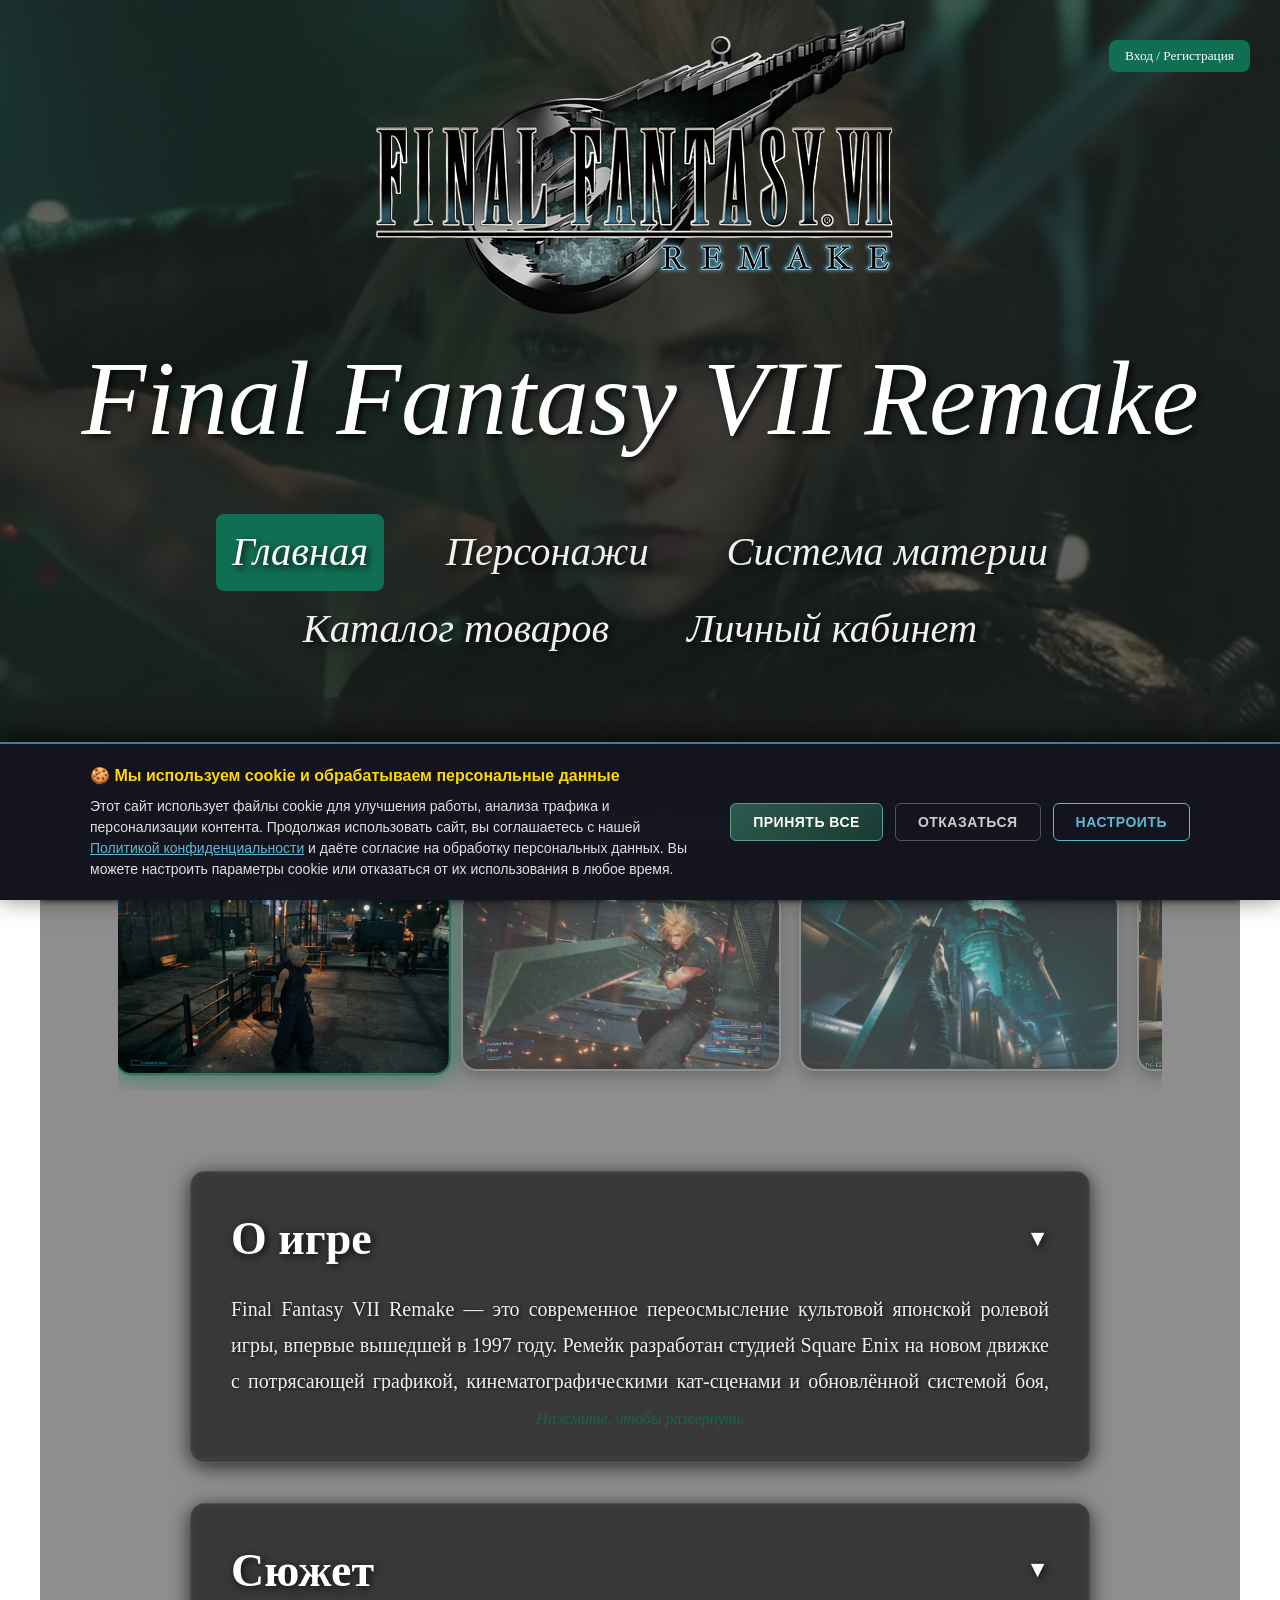
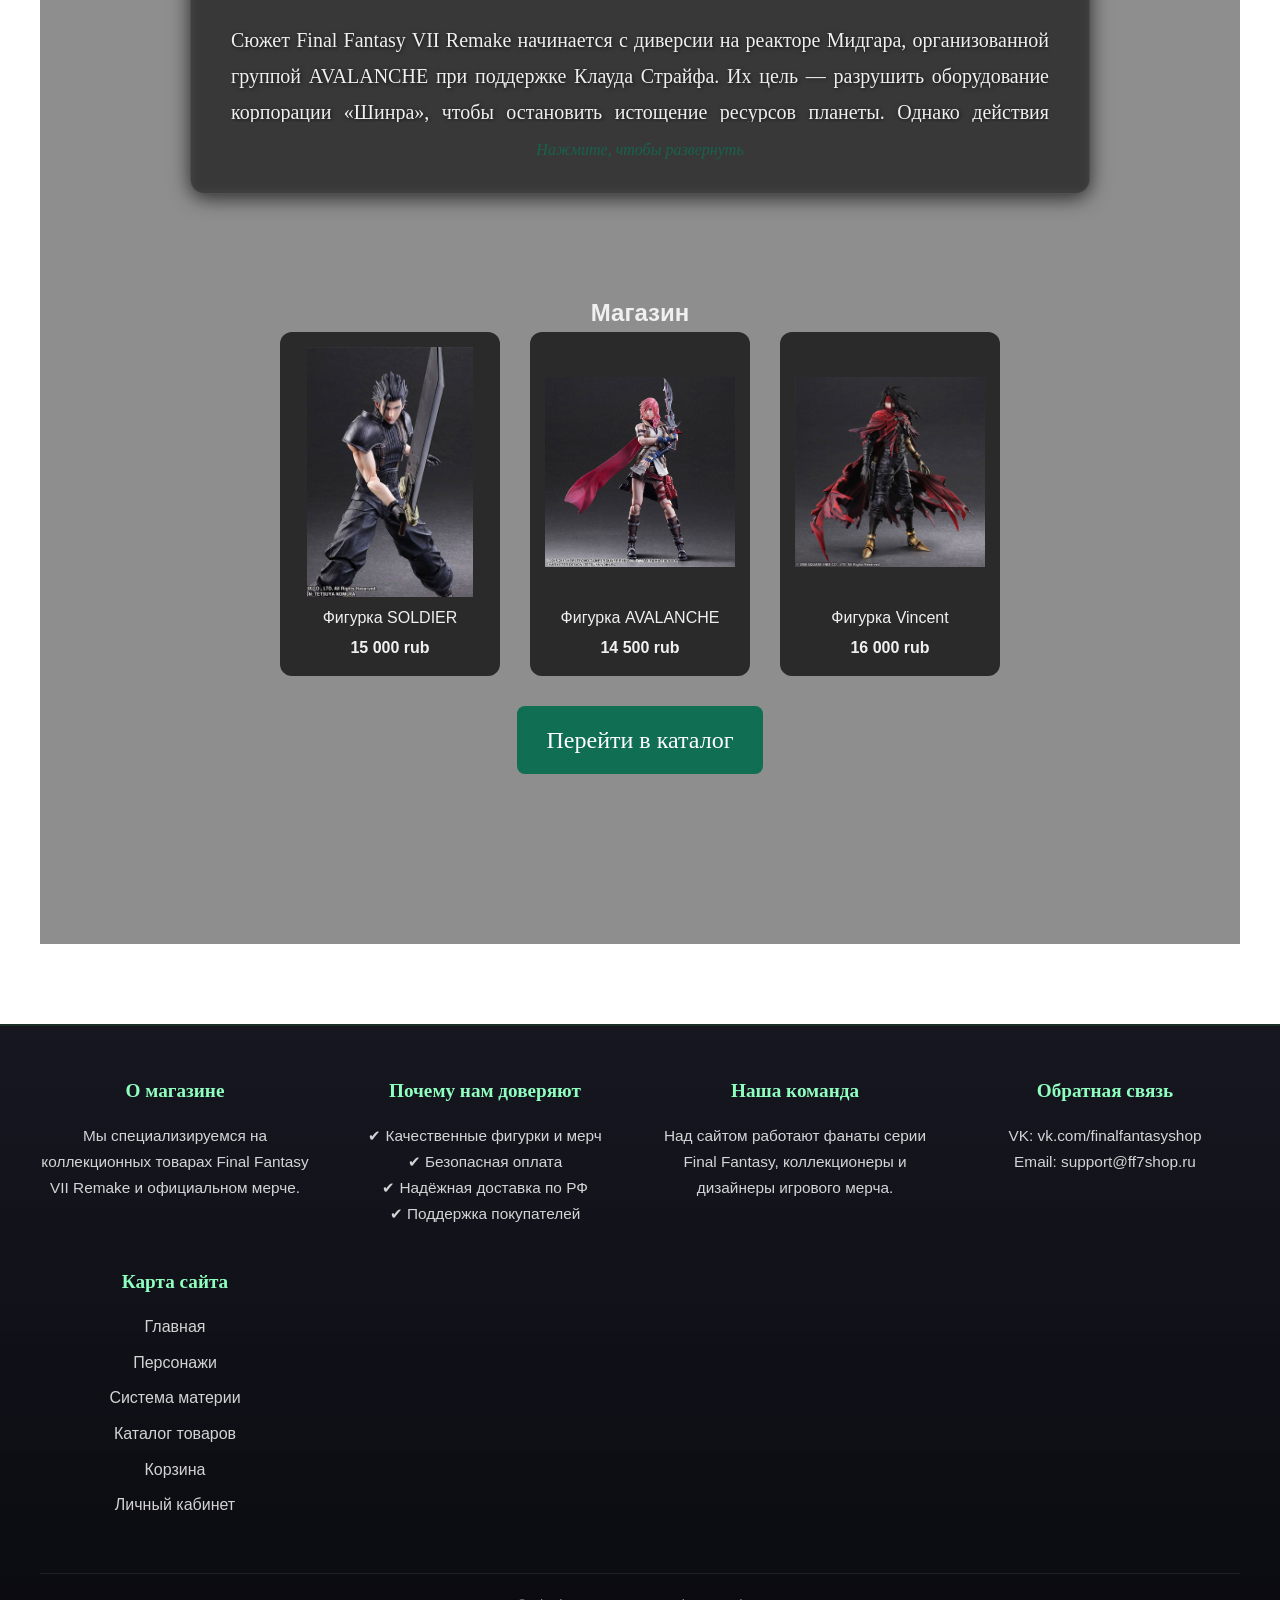
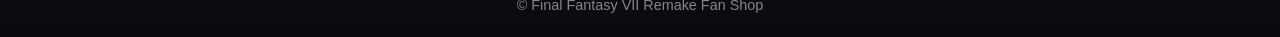
<file: index.html>
<!DOCTYPE html>
<html lang="ru">
<head>
    <meta charset="UTF-8">
    <title>Final Fantasy VII Remake — О игре</title>
    <meta name="description"
          content="Фанатский сайт Final Fantasy VII Remake. Персонажи, система Materia, коллекционные фигурки, мерч и каталог товаров.">
    <meta name="google-site-verification" content="RDRQlD1tuNP9FAj60qUyNcmW9aiWKIn28R03UBZxhdE" />
    <meta name="keywords"
          content="Final Fantasy VII Remake, FF7, Cloud Strife, Sephiroth, Materia, фигурки, магазин, Square Enix">
    <meta name="author" content="Полина">
    <meta name="viewport" content="width=device-width, initial-scale=1.0">

    <!-- Open Graph -->
    <meta property="og:title" content="Final Fantasy VII Remake Fan Shop">
    <meta property="og:description"
          content="Фанатский сайт и магазин коллекционных товаров по Final Fantasy VII Remake">
    <meta property="og:image"
          content="https://zxcggoodd.github.io/ff7-remake-shop/images/logo.png">
    <meta property="og:url"
          content="https://zxcggoodd.github.io/ff7-remake-shop/">
    <meta property="og:type" content="website">

    <link rel="icon" href="images/logo.png">
    <link rel="stylesheet" href="css/styles.css">
    <script src="js/script.js" defer></script>
</head>
<body>
    <header>
        <div id="auth-block" style="position:absolute; top:20px; right:30px;"></div>
        <a href="index.html" class="logo-container">
            <img src="images/logo.png" class="game-logo" alt="Логотип Final Fantasy VII Remake">
        </a>
        <a href="index.html" class="logo-title-link">
            <h1>Final Fantasy VII Remake</h1>
        </a>
        <nav class="main-nav">
            <a href="index.html" class="active">Главная</a>
            <a href="characters.html">Персонажи</a>
            <a href="materia.html">Система материи</a>
            <a href="shop.html">Каталог товаров</a>
            <a href="profile.html">Личный кабинет</a>
        </nav>
    </header>

    <main>
<section class="gameplay-gallery">
    <h2>Геймплей игры</h2>
    <div class="gameplay-scroll">
        <img src="images/game/1.jpg" class="slide" alt="Геймплей 1" onclick="openGameplay(this.src)">
        <img src="images/game/2.jpg" class="slide" alt="Геймплей 2" onclick="openGameplay(this.src)">
        <img src="images/game/3.jpg" class="slide" alt="Геймплей 3" onclick="openGameplay(this.src)">
        <img src="images/game/4.jpg" class="slide" alt="Геймплей 4" onclick="openGameplay(this.src)">
        <img src="images/game/5.jpg" class="slide" alt="Геймплей 5" onclick="openGameplay(this.src)">
        <img src="images/game/6.jpg" class="slide" alt="Геймплей 6">
        <img src="images/game/7.jpg" class="slide" alt="Геймплей 7">
    </div>
</section>

        <!-- FULLSCREEN MODAL -->
        <div id="gameplayModal" class="gameplay-modal">
            <span class="gameplay-close" onclick="closeGameplay()">&times;</span>
            <img id="gameplayFull" alt="Полноэкранный геймплей">
        </div>

     <section class="game-description">
    <h2>О игре</h2>
    <p>
        Final Fantasy VII Remake — это современное переосмысление культовой японской ролевой игры, впервые вышедшей в 1997 году. Ремейк разработан студией Square Enix на новом движке с потрясающей графикой, кинематографическими кат-сценами и обновлённой системой боя, сочетающей в себе элементы экшена и классического JRPG. Действие игры разворачивается в огромном индустриальном мегаполисе Мидгаре, где могущественная корпорация «Шинра» добывает жизненную энергию планеты, нанося ей непоправимый вред. Игрок берёт на себя роль Клауда Страйфа — бывшего бойца элитного подразделения SOLDIER, который становится наёмником и присоединяется к подпольной организации AVALANCHE, борющейся за спасение мира.
    </p>
    <p>
        Мидгар разделён на верхний город, где живут богатые, и трущобы под огромной стальной плитой. Корпорация «Шинра» контролирует энергию Мако, выкачивая её из планеты с помощью реакторов. Это приводит к медленной гибели мира. Клауд присоединяется к эко-террористической группировке AVALANCHE, которую возглавляет Баррет Уоллес. Их цель — уничтожить реакторы и освободить планету от гнёта корпорации. В ходе миссий Клауд встречает загадочную цветочницу Аэрис и свою подругу детства Тифу Локхарт.
    </p>
    <p>
        FFVII Remake — не просто пересказ оригинальной истории, а глубокое расширение и переосмысление сюжета, с новыми деталями о героях, врагах и самом мире игры. Благодаря обновлённой боевой системе, улучшенной музыке и проработанным диалогам, игроки погружаются в знакомый, но совершенно новый мир Final Fantasy VII. Игра получила высокие оценки критиков и множество наград за дизайн, сюжет и музыку.
    </p>
</section>

<section class="game-plot">
    <h2>Сюжет</h2>
    <p>
        Сюжет Final Fantasy VII Remake начинается с диверсии на реакторе Мидгара, организованной группой AVALANCHE при поддержке Клауда Страйфа. Их цель — разрушить оборудование корпорации «Шинра», чтобы остановить истощение ресурсов планеты. Однако действия героев приводят к непредвиденным последствиям и запускают цепь событий, меняющих жизни всех участников.
    </p>
    <p>
        Постепенно раскрывается сложная история каждого персонажа: от храброй и загадочной цветочницы Аэрис до решительной и сильной Тифы, лидера борцов за свободу Баррета и других союзников. Герои сталкиваются с могущественными врагами, среди которых выделяется легендарный Сефирот, угрожающий самому существованию планеты.
    </p>
    <p>
        На пути к истине команда сталкивается с тяжелыми испытаниями, раскрывает секреты прошлого, борется с личными страхами и сомнениями. Сюжет ремейка глубже раскрывает отношения между героями и предлагает новые интерпретации ключевых событий, сохраняя дух оригинала и добавляя современную драму и эмоциональную глубину. Финал первой части оставляет множество вопросов и готовит игроков к продолжению истории в следующих частях ремейка.
    </p>
    <p>
        Особое внимание в ремейке уделено персонажам второго плана — Джесси, Биггсу и Веджу, которые получили полноценные сюжетные арки. Также значительно расширена история Хайдеггера, президента Шинры и профессора Ходзё. Игра поднимает темы экологии, социального неравенства, дружбы и самопожертвования, что делает её актуальной и для современных игроков.
    </p>
</section>

        <section class="shop-preview">
            <h2>Магазин</h2>
            <div class="shop-grid">
                <div class="shop-item" onclick="openShopModal('figura1')">
                    <img src="images/shop/fig1.jpg" alt="Фигурка SOLDIER">
                    <p>Фигурка SOLDIER</p>
                    <p class="price">15 000 rub</p>
                </div>
                <div class="shop-item" onclick="openShopModal('figura2')">
                    <img src="images/shop/asd1.jpg" alt="Фигурка AVALANCHE">
                    <p>Фигурка AVALANCHE</p>
                    <p class="price">14 500 rub</p>
                </div>
                <div class="shop-item" onclick="openShopModal('figura3')">
                    <img src="images/shop/vinc1.jpg" alt="Фигурка Vincent">
                    <p>Фигурка Vincent</p>
                    <p class="price">16 000 rub</p>
                </div>
            </div>
            <div class="shop-button-container">
                <a href="shop.html" class="shop-button">Перейти в каталог</a>
            </div>
        </section>
    </main>

  <div id="authModal" class="modal">
    <div class="modal-content">
        <span class="close" onclick="closeAuthModal()">&times;</span>
        
        <div class="auth-tabs">
            <button class="auth-tab active" onclick="switchAuthTab('login')">Войти</button>
            <button class="auth-tab" onclick="switchAuthTab('register')">Регистрация</button>
        </div>

        <form class="auth-form active" id="loginForm">
            <input type="text" id="loginUsername" placeholder="Имя пользователя" required>
            <input type="password" id="loginPassword" placeholder="Пароль" required>
            <button type="submit">Войти</button>
        </form>

        <form class="auth-form" id="registerForm">
            <input type="text" id="regUsername" placeholder="Имя пользователя" required>
            <input type="email" id="regEmail" placeholder="Email" required>
            
            <div class="password-field">
                <input type="password" id="regPassword" placeholder="Пароль" required>
                <div class="password-strength">
                    <div class="strength-bar" id="strengthBar"></div>
                </div>
                <span class="password-hint" id="passwordHint"></span>
            </div>
            
            <button type="submit" id="regSubmitBtn">Зарегистрироваться</button>
        </form>
    </div>
</div>

    <div id="cookieConsentBanner" class="cookie-consent-banner" style="display: none;">
        <div class="cookie-consent-content">
            <div class="cookie-text">
                <strong>🍪 Мы используем cookie и обрабатываем персональные данные</strong>
                <p>
                    Этот сайт использует файлы cookie для улучшения работы, анализа трафика и персонализации контента. 
                    Продолжая использовать сайт, вы соглашаетесь с нашей 
                    <a href="privacy.html" target="_blank">Политикой конфиденциальности</a> 
                    и даёте согласие на обработку персональных данных. 
                    Вы можете настроить параметры cookie или отказаться от их использования в любое время.
                </p>
            </div>
            <div class="cookie-actions">
                <button id="cookieAcceptAll" class="cookie-btn accept-all">Принять все</button>
                <button id="cookieRejectAll" class="cookie-btn reject-all">Отказаться</button>
                <button id="cookieSettings" class="cookie-btn settings">Настроить</button>
            </div>
        </div>
    </div>

    <!-- Расширенная панель настройки cookie (скрыта по умолчанию) -->
    <div id="cookieSettingsPanel" class="cookie-settings-panel" style="display: none;">
        <div class="cookie-settings-content">
            <h3>Настройка cookie и обработки данных</h3>
            <p>Выберите, какие типы cookie и обработки данных вы разрешаете:</p>
            
            <div class="cookie-option">
                <input type="checkbox" id="necessaryCookies" checked disabled>
                <label for="necessaryCookies"><strong>Необходимые cookie</strong> — требуются для работы сайта (всегда включены)</label>
            </div>
            
            <div class="cookie-option">
                <input type="checkbox" id="analyticsCookies" checked>
                <label for="analyticsCookies"><strong>Аналитические cookie</strong> — помогают нам анализировать посещаемость и улучшать сайт</label>
            </div>
            
            <div class="cookie-option">
                <input type="checkbox" id="marketingCookies" checked>
                <label for="marketingCookies"><strong>Маркетинговые cookie</strong> — используются для персонализации рекламы и предложений</label>
            </div>
            
            <div class="cookie-option">
                <input type="checkbox" id="personalDataProcessing" checked>
                <label for="personalDataProcessing"><strong>Обработка персональных данных</strong> — согласие на хранение и обработку введённых вами данных (имя, email и др.) в соответствии с 152-ФЗ</label>
            </div>
            
            <div class="cookie-settings-actions">
                <button id="saveCookieSettings" class="cookie-btn accept-all">Сохранить настройки</button>
                <button id="closeCookieSettings" class="cookie-btn settings">Закрыть</button>
            </div>
        </div>
    </div>

    <footer class="site-footer">
        <div class="footer-grid">
            <div class="footer-block">
                <h3>О магазине</h3>
                <p>
                    Мы специализируемся на коллекционных товарах
                    Final Fantasy VII Remake и официальном мерче.
                </p>
            </div>
            <div class="footer-block">
                <h3>Почему нам доверяют</h3>
                <p>
                    ✔ Качественные фигурки и мерч<br>
                    ✔ Безопасная оплата<br>
                    ✔ Надёжная доставка по РФ<br>
                    ✔ Поддержка покупателей
                </p>
            </div>
            <div class="footer-block">
                <h3>Наша команда</h3>
                <p>
                    Над сайтом работают фанаты серии Final Fantasy,
                    коллекционеры и дизайнеры игрового мерча.
                </p>
            </div>
            <div class="footer-block">
                <h3>Обратная связь</h3>
                <p>
                    VK: vk.com/finalfantasyshop<br>
                    Email: support@ff7shop.ru
                </p>
            </div>
            <div class="footer-block">
                <h3>Карта сайта</h3>
                <a href="index.html">Главная</a>
                <a href="characters.html">Персонажи</a>
                <a href="materia.html">Система материи</a>
                <a href="shop.html">Каталог товаров</a>
                <a href="cart.html">Корзина</a>
                <a href="profile.html">Личный кабинет</a>
            </div>
        </div>
        <div class="footer-bottom">
            © Final Fantasy VII Remake Fan Shop
        </div>
    </footer>
</file>
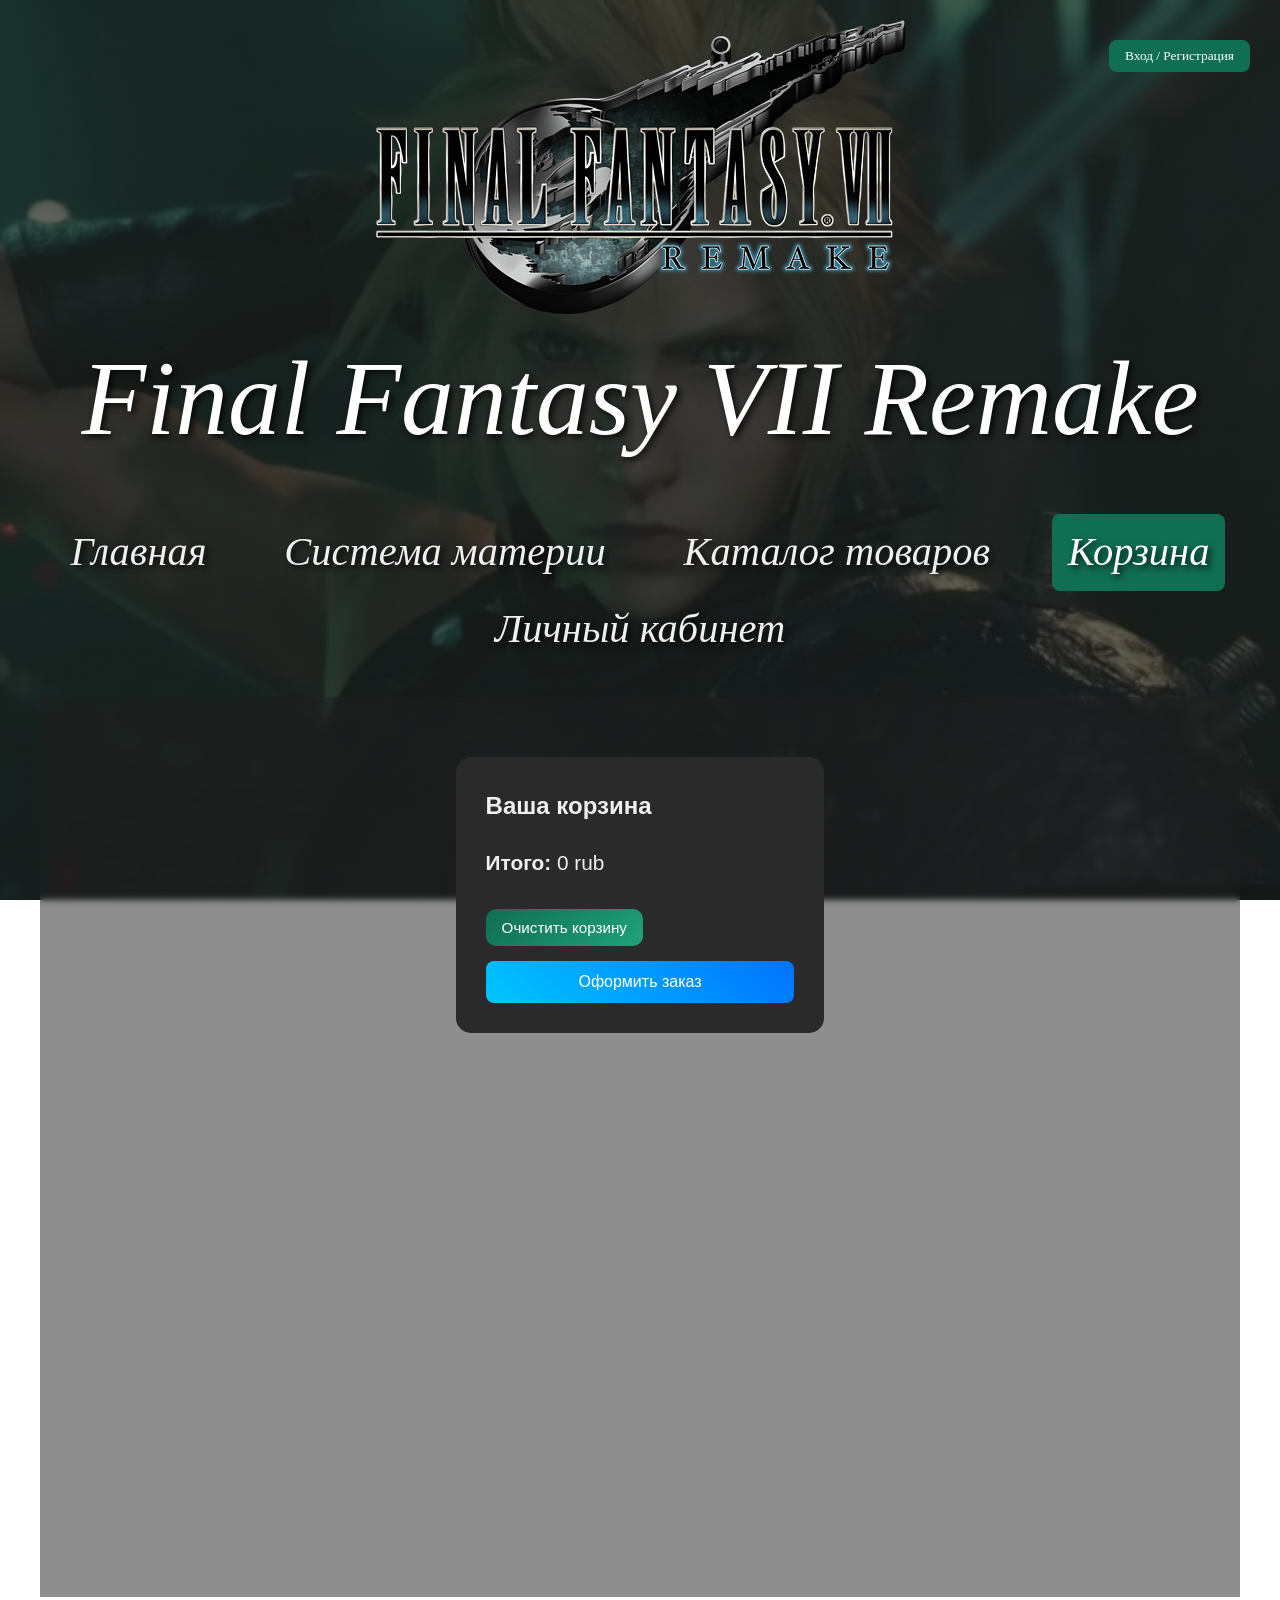
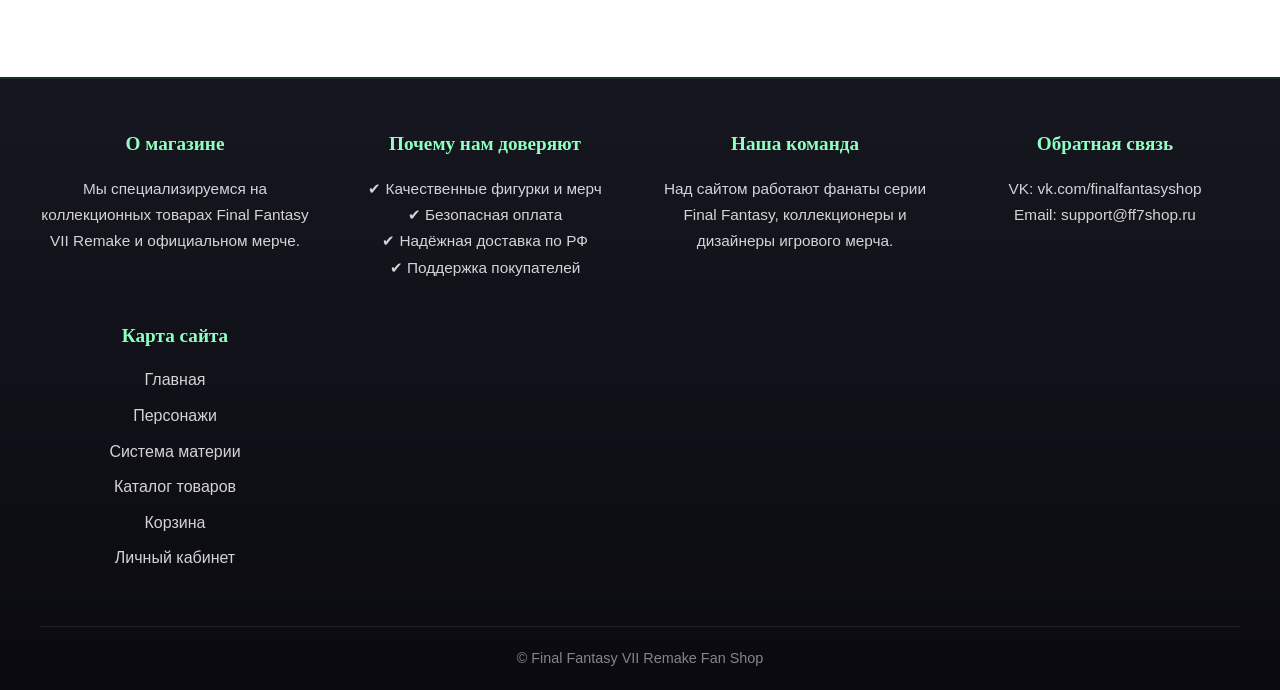
<file: cart.html>
﻿<!DOCTYPE html>
<html lang="ru">
<head>
    <meta charset="UTF-8">

    <title>Корзина — Final Fantasy VII Remake</title>

    <meta name="description"
          content="Корзина интернет-магазина Final Fantasy VII Remake. Оформление заказа, доставка и оплата коллекционных фигурок и мерча.">

    <meta name="keywords"
          content="Final Fantasy VII Remake, корзина, заказ, фигурки, мерч, доставка">

    <meta name="author"
          content="Полина">

    <meta name="viewport"
          content="width=device-width, initial-scale=1.0">

    <meta property="og:title"
          content="Корзина — Final Fantasy VII Remake">

    <meta property="og:description"
          content="Оформление заказа и покупка коллекционных товаров Final Fantasy VII Remake.">

    <meta property="og:image"
          content="https://zxcggoodd.github.io/ff7-remake-shop/images/logo.png">

    <meta property="og:url"
          content="https://zxcggoodd.github.io/ff7-remake-shop/cart.html">

    <meta property="og:type"
          content="website">

    <link rel="icon" href="images/logo.png">

    <link rel="stylesheet" href="css/styles.css">

    <script src="js/script.js" defer></script>
</head>
<body>

    <header>
        <div id="auth-block" class="auth-block"></div>
        <a href="index.html" class="logo-container">
            <img src="images/logo.png" class="game-logo">
        </a>
        <a href="index.html" class="logo-title-link">
            <h1>Final Fantasy VII Remake</h1>
        </a>

        <nav class="main-nav">
            <a href="index.html">Главная</a>
            <a href="materia.html">Система материи</a>
            <a href="shop.html">Каталог товаров</a>
            <a href="cart.html" class="active">Корзина</a>
            <a href="profile.html">Личный кабинет</a>
        </nav>
    </header>

    <main>
        <section class="cart">
            <h2>Ваша корзина</h2>

            <div id="cart-items"></div>

            <div class="cart-summary">
                <strong>Итого:</strong>
                <span id="cart-total">0 rub</span>
            </div>

            <button class="add-cart-btn" onclick="clearCart()">
                Очистить корзину
            </button>
            
            <button class="checkout-btn" onclick="checkout()">
                Оформить заказ
            </button>
        </section>
    </main>
    <div id="checkoutModal" class="modal">

        <div class="modal-content checkout-modal">

            <span class="close" onclick="closeCheckout()">&times;</span>

            <h2>Оформление заказа</h2>

            <p id="order-number"></p>

            <div class="checkout-grid">

                <!-- ДОСТАВКА -->
                <div class="checkout-block">

                    <h3>Способ доставки</h3>

                    <select id="delivery-method">

                        <option>Почта России</option>

                        <option>CDEK</option>

                        <option>Курьер</option>

                    </select>

                </div>

                <!-- ДАННЫЕ -->
                <div class="checkout-block">

                    <h3>Данные получателя</h3>

                    <input type="text" placeholder="Имя">

                    <input type="text" placeholder="Телефон">

                    <input type="text" placeholder="Адрес доставки">

                </div>

                <!-- ОПЛАТА -->
                <div class="checkout-block">

                    <h3>Оплата</h3>

                    <input type="text" placeholder="Номер карты">

                    <div class="card-row">

                        <input type="text" placeholder="MM/YY">

                        <input type="text" placeholder="CVV">

                    </div>

                </div>

            </div>

            <div class="checkout-total">

                <strong>Сумма заказа:</strong>

                <span id="checkout-total-price">0 rub</span>

            </div>

            <button class="checkout-pay-btn" onclick="finishOrder()">
                Оплатить заказ
            </button>

        </div>

    </div>
   <div id="authModal" class="modal">
    <div class="modal-content">
        <span class="close" onclick="closeAuthModal()">&times;</span>
        
        <div class="auth-tabs">
            <button class="auth-tab active" onclick="switchAuthTab('login')">Войти</button>
            <button class="auth-tab" onclick="switchAuthTab('register')">Регистрация</button>
        </div>

        <form class="auth-form active" id="loginForm">
            <input type="text" id="loginUsername" placeholder="Имя пользователя" required>
            <input type="password" id="loginPassword" placeholder="Пароль" required>
            <button type="submit">Войти</button>
        </form>

        <form class="auth-form" id="registerForm">
            <input type="text" id="regUsername" placeholder="Имя пользователя" required>
            <input type="email" id="regEmail" placeholder="Email" required>
            
            <div class="password-field">
                <input type="password" id="regPassword" placeholder="Пароль" required>
                <div class="password-strength">
                    <div class="strength-bar" id="strengthBar"></div>
                </div>
                <span class="password-hint" id="passwordHint"></span>
            </div>
            
            <button type="submit" id="regSubmitBtn">Зарегистрироваться</button>
        </form>
    </div>
</div>

    </div>
    <footer class="site-footer">

        <div class="footer-grid">

            <div class="footer-block">

                <h3>О магазине</h3>

                <p>
                    Мы специализируемся на коллекционных товарах
                    Final Fantasy VII Remake и официальном мерче.
                </p>

            </div>

            <div class="footer-block">

                <h3>Почему нам доверяют</h3>

                <p>
                    ✔ Качественные фигурки и мерч<br>
                    ✔ Безопасная оплата<br>
                    ✔ Надёжная доставка по РФ<br>
                    ✔ Поддержка покупателей
                </p>

            </div>

            <div class="footer-block">

                <h3>Наша команда</h3>

                <p>
                    Над сайтом работают фанаты серии Final Fantasy,
                    коллекционеры и дизайнеры игрового мерча.
                </p>

            </div>

            <div class="footer-block">

                <h3>Обратная связь</h3>

                <p>
                    VK: vk.com/finalfantasyshop<br>
                    Email: support@ff7shop.ru
                </p>

            </div>

            <div class="footer-block">

                <h3>Карта сайта</h3>

                <a href="index.html">Главная</a>
                <a href="characters.html">Персонажи</a>
                <a href="materia.html">Система материи</a>
                <a href="shop.html">Каталог товаров</a>
                <a href="cart.html">Корзина</a>
                <a href="profile.html">Личный кабинет</a>

            </div>

        </div>

        <div class="footer-bottom">
            © Final Fantasy VII Remake Fan Shop
        </div>

    </footer>
</body>
</html>
</file>
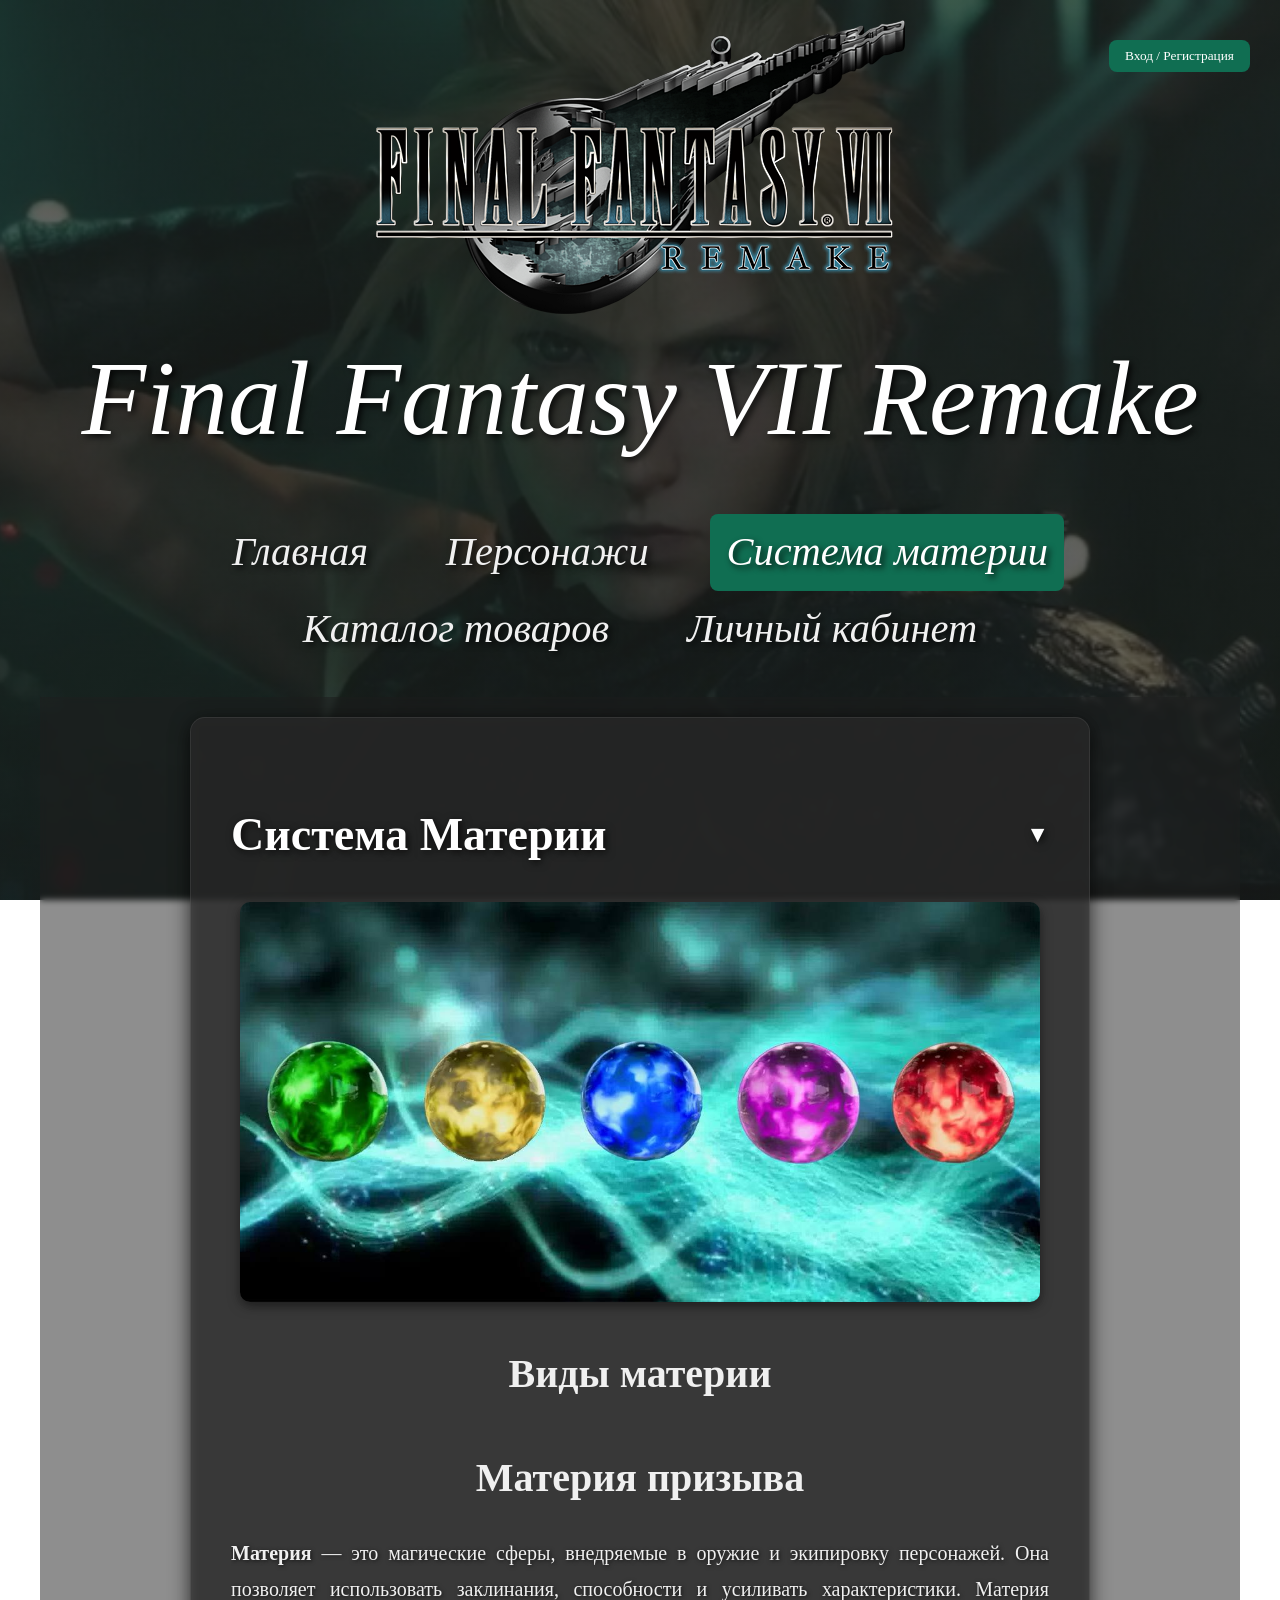
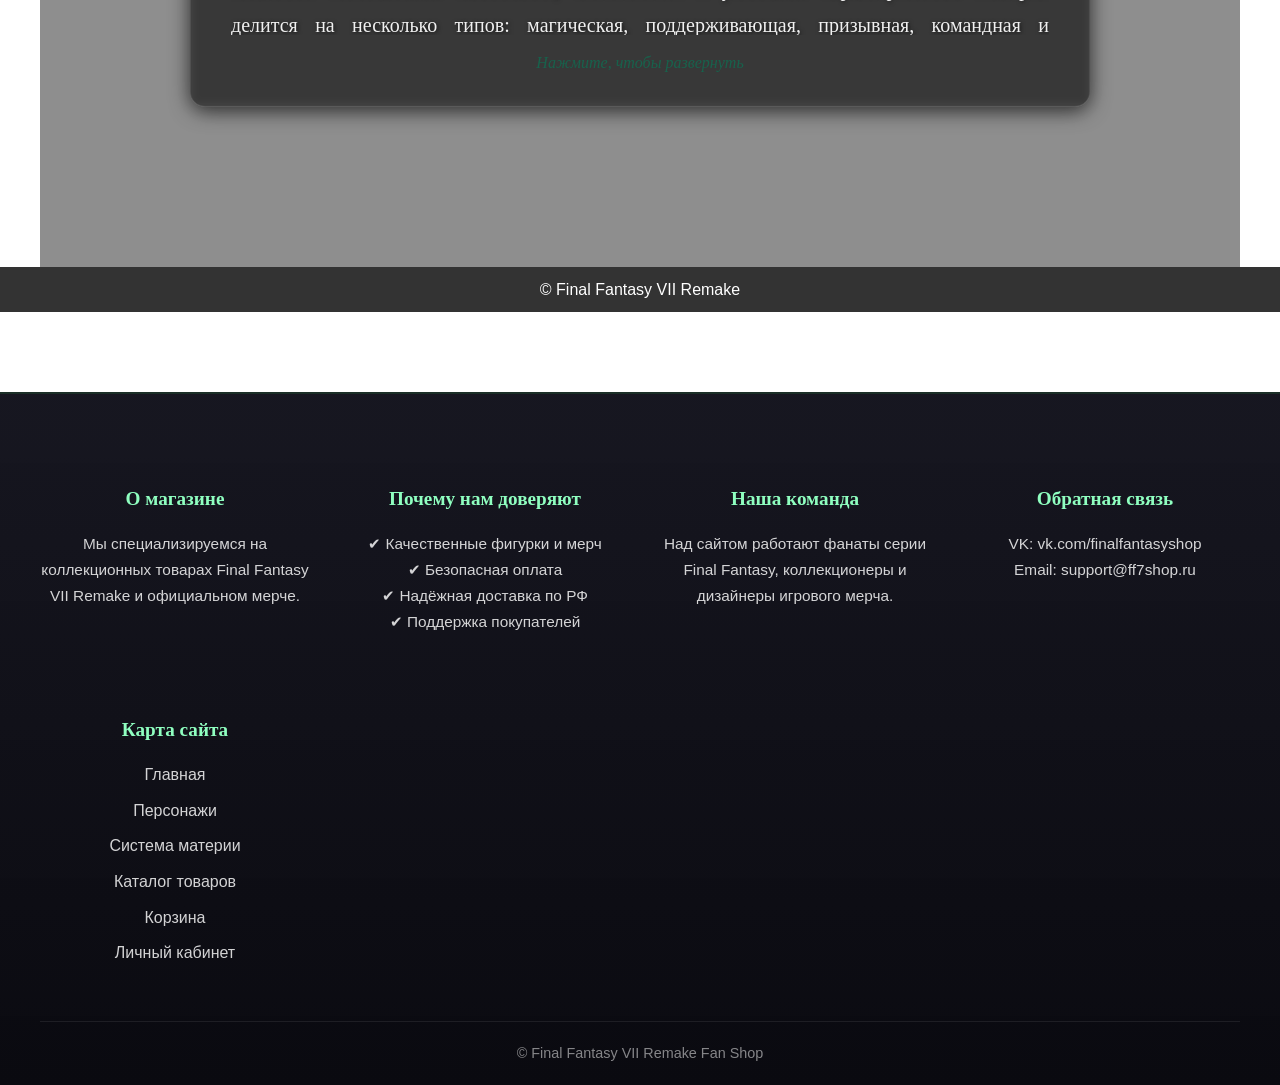
<file: materia.html>
<!DOCTYPE html>
<link rel="stylesheet" href="css/styles.css">
<script src="js/script.js" defer></script>
<html lang="ru">
<head>
    <meta charset="UTF-8">

    <title>Система Materia — Final Fantasy VII Remake</title>

    <meta name="description"
          content="Подробное описание системы Materia в Final Fantasy VII Remake. Виды материи, призывы, способности и особенности развития.">

    <meta name="keywords"
          content="Final Fantasy VII Remake, Materia, магия, призывы, Бахамут, Шива, Ифрит, FF7">

    <meta name="author"
          content="Полина">

    <meta name="viewport"
          content="width=device-width, initial-scale=1.0">

    <meta property="og:title"
          content="Система Materia — Final Fantasy VII Remake">

    <meta property="og:description"
          content="Описание видов материи, призывов и магических способностей в Final Fantasy VII Remake.">

    <meta property="og:image"
          content="https://zxcggoodd.github.io/ff7-remake-shop/images/materiya.jpg">

    <meta property="og:url"
          content="https://zxcggoodd.github.io/ff7-remake-shop/materia.html">

    <meta property="og:type"
          content="website">

    <link rel="icon" href="images/logo.png">

    <link rel="stylesheet" href="css/styles.css">

    <style>

        h2, h3 {
            font-size: 2.2em;
            margin-top: 50px;
            margin-bottom: 30px;
            text-align: center;
        }

        h3 {
            font-size: 2em;
            margin-top: 40px;
            margin-bottom: 25px;
        }

    </style>

</head>
<body>
    <header>
        <div id="auth-block" class="auth-block"></div>
        <a href="index.html" class="logo-container">
            <img src="images/logo.png" class="game-logo">
        </a>
        <a href="index.html" class="logo-title-link">
            <h1>Final Fantasy VII Remake</h1>
        </a>
        <nav class="main-nav">
            <a href="index.html">Главная</a>
            <a href="characters.html">Персонажи</a>
            <a href="materia.html" class="active">Система материи</a>
            <a href="shop.html">Каталог товаров</a>
            <a href="profile.html">Личный кабинет</a>
        </nav>
    </header>
    <main>
        <section class="game-description" style="text-align: justify;">
            <h2>Система Материи</h2>
            <img src="images/materiya.jpg" alt="Изображение материи" style="margin-top: 30px; width: 100%; max-width: 800px; display: block; margin-left: auto; margin-right: auto; border-radius: 10px; box-shadow: 0 4px 12px rgba(0,0,0,0.5);">
            <p><strong>Материя</strong> — это магические сферы, внедряемые в оружие и экипировку персонажей. Она позволяет использовать заклинания, способности и усиливать характеристики. Материя делится на несколько типов: магическая, поддерживающая, призывная, командная и независимая. Каждый тип играет уникальную роль в бою и стратегии.</p>
            <p>Сбор и правильное распределение материи между членами команды — ключ к успешному прохождению игры. Некоторые типы материи позволяют призывать мощных существ, таких как Ифрит или Багамут, другие — лечить союзников, блокировать урон или усиливать атаки. Развитие материи происходит в бою, что открывает доступ к более сильным версиям умений.</p>
            <p>Система материи — одна из уникальных черт Final Fantasy VII, дающая игроку свободу кастомизации и тактического подхода к сражениям.</p>
            <h3>Виды материи</h3>
            <p><strong>Магическая (Magic)</strong> — позволяет использовать заклинания (огонь, лёд, лечение и др.).</p>
            <p><strong>Поддерживающая (Support)</strong> — комбинируется с другими типами для создания синергии (например, "All" для массовых заклинаний).</p>
            <p><strong>Призывная (Summon)</strong> — вызывает могущественных существ, таких как Ифрит, Шива, Багамут.</p>
            <p><strong>Командная (Command)</strong> — добавляет боевые команды (например, "Steal", "Sense").</p>
            <p><strong>Независимая (Independent)</strong> — пассивные улучшения (увеличение HP, защита от статуса и др.).</p>
            <h3>Материя призыва</h3>
            <p><strong>Александр</strong> — "Правосудие"</p>
            <p><strong>Бахамут</strong> — "Мегавспышка"</p>
            <p><strong>Нео-Бахамут</strong> — "Гигавспышка"</p>
            <p><strong>Бахамут ЗЕРО</strong> — "Теравспышка"</p>
            <p><strong>Чоко/Мог</strong> — "Смертельный удар!!" и "Толстый чокобо"</p>
            <p><strong>Аид</strong> — "Чёрный котёл"</p>
            <p><strong>Ифрит</strong> — "Адское пламя"</p>
            <p><strong>Левиафан</strong> — "Приливная волна"</p>
            <p><strong>Рыцари Круглого стола</strong> — "Абсолютный финал"</p>
            <p><strong>Куджата</strong> — "Четыре бедствия"</p>
            <p><strong>Один</strong> — "Стальной меч" и "Копьё Гунг"</p>
            <p><strong>Феникс</strong> — "Пламя Феникса"</p>
            <p><strong>Раму</strong> — "Карающая молния"</p>
            <p><strong>Шива</strong> — "Бриллиантовая пыль"</p>
            <p><strong>Титан</strong> — "Гнев земли"</p>
            <p><strong>Тайфун</strong> — "Дезинтеграция"</p>
        </section>
    </main>
    <footer>
        <p>&copy; Final Fantasy VII Remake</p>
    </footer>
<div id="authModal" class="modal">
    <div class="modal-content">
        <span class="close" onclick="closeAuthModal()">&times;</span>
        
        <div class="auth-tabs">
            <button class="auth-tab active" onclick="switchAuthTab('login')">Войти</button>
            <button class="auth-tab" onclick="switchAuthTab('register')">Регистрация</button>
        </div>

        <form class="auth-form active" id="loginForm">
            <input type="text" id="loginUsername" placeholder="Имя пользователя" required>
            <input type="password" id="loginPassword" placeholder="Пароль" required>
            <button type="submit">Войти</button>
        </form>

        <form class="auth-form" id="registerForm">
            <input type="text" id="regUsername" placeholder="Имя пользователя" required>
            <input type="email" id="regEmail" placeholder="Email" required>
            
            <div class="password-field">
                <input type="password" id="regPassword" placeholder="Пароль" required>
                <div class="password-strength">
                    <div class="strength-bar" id="strengthBar"></div>
                </div>
                <span class="password-hint" id="passwordHint"></span>
            </div>
            
            <button type="submit" id="regSubmitBtn">Зарегистрироваться</button>
        </form>
    </div>
</div>
    </div>
    <footer class="site-footer">

        <div class="footer-grid">

            <div class="footer-block">

                <h3>О магазине</h3>

                <p>
                    Мы специализируемся на коллекционных товарах
                    Final Fantasy VII Remake и официальном мерче.
                </p>

            </div>

            <div class="footer-block">

                <h3>Почему нам доверяют</h3>

                <p>
                    ✔ Качественные фигурки и мерч<br>
                    ✔ Безопасная оплата<br>
                    ✔ Надёжная доставка по РФ<br>
                    ✔ Поддержка покупателей
                </p>

            </div>

            <div class="footer-block">

                <h3>Наша команда</h3>

                <p>
                    Над сайтом работают фанаты серии Final Fantasy,
                    коллекционеры и дизайнеры игрового мерча.
                </p>

            </div>

            <div class="footer-block">

                <h3>Обратная связь</h3>

                <p>
                    VK: vk.com/finalfantasyshop<br>
                    Email: support@ff7shop.ru
                </p>

            </div>

            <div class="footer-block">

                <h3>Карта сайта</h3>

                <a href="index.html">Главная</a>
                <a href="characters.html">Персонажи</a>
                <a href="materia.html">Система материи</a>
                <a href="shop.html">Каталог товаров</a>
                <a href="cart.html">Корзина</a>
                <a href="profile.html">Личный кабинет</a>

            </div>

        </div>

        <div class="footer-bottom">
            © Final Fantasy VII Remake Fan Shop
        </div>

    </footer>
</body>
</html>
</file>
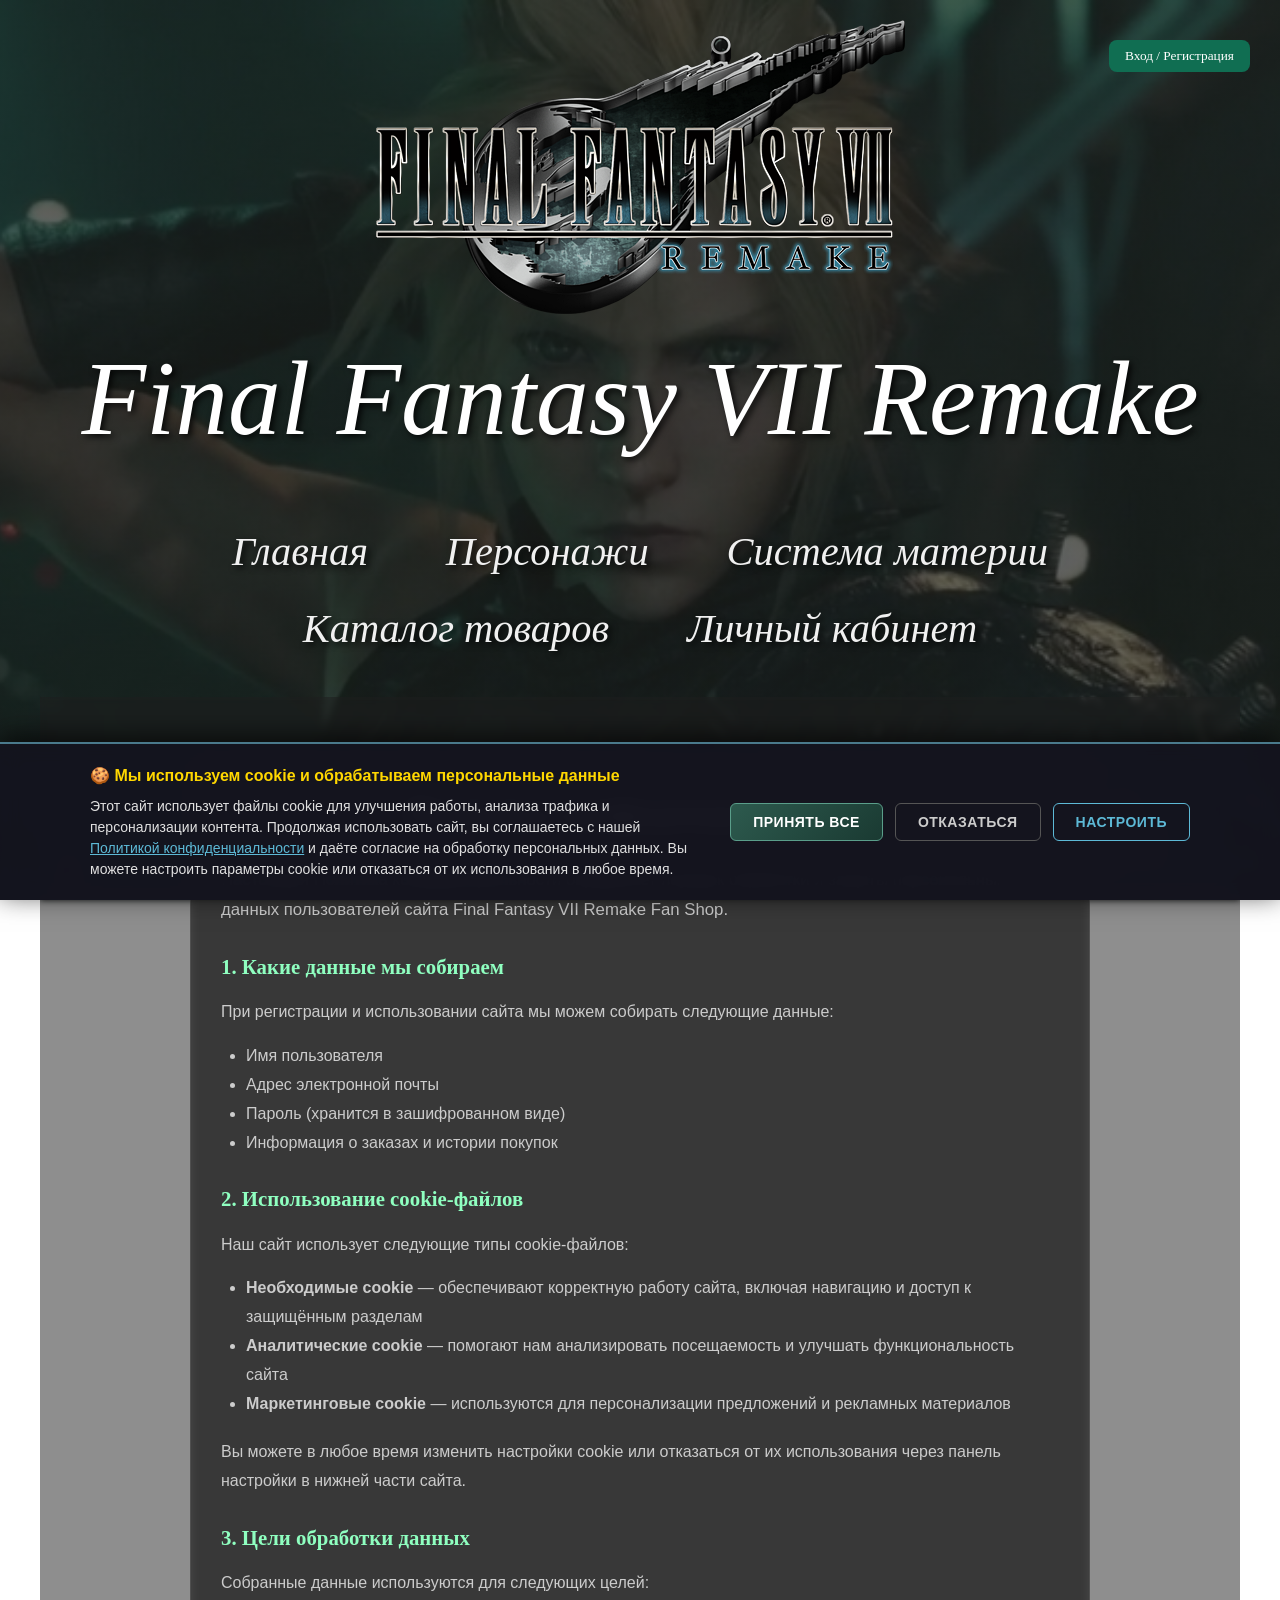
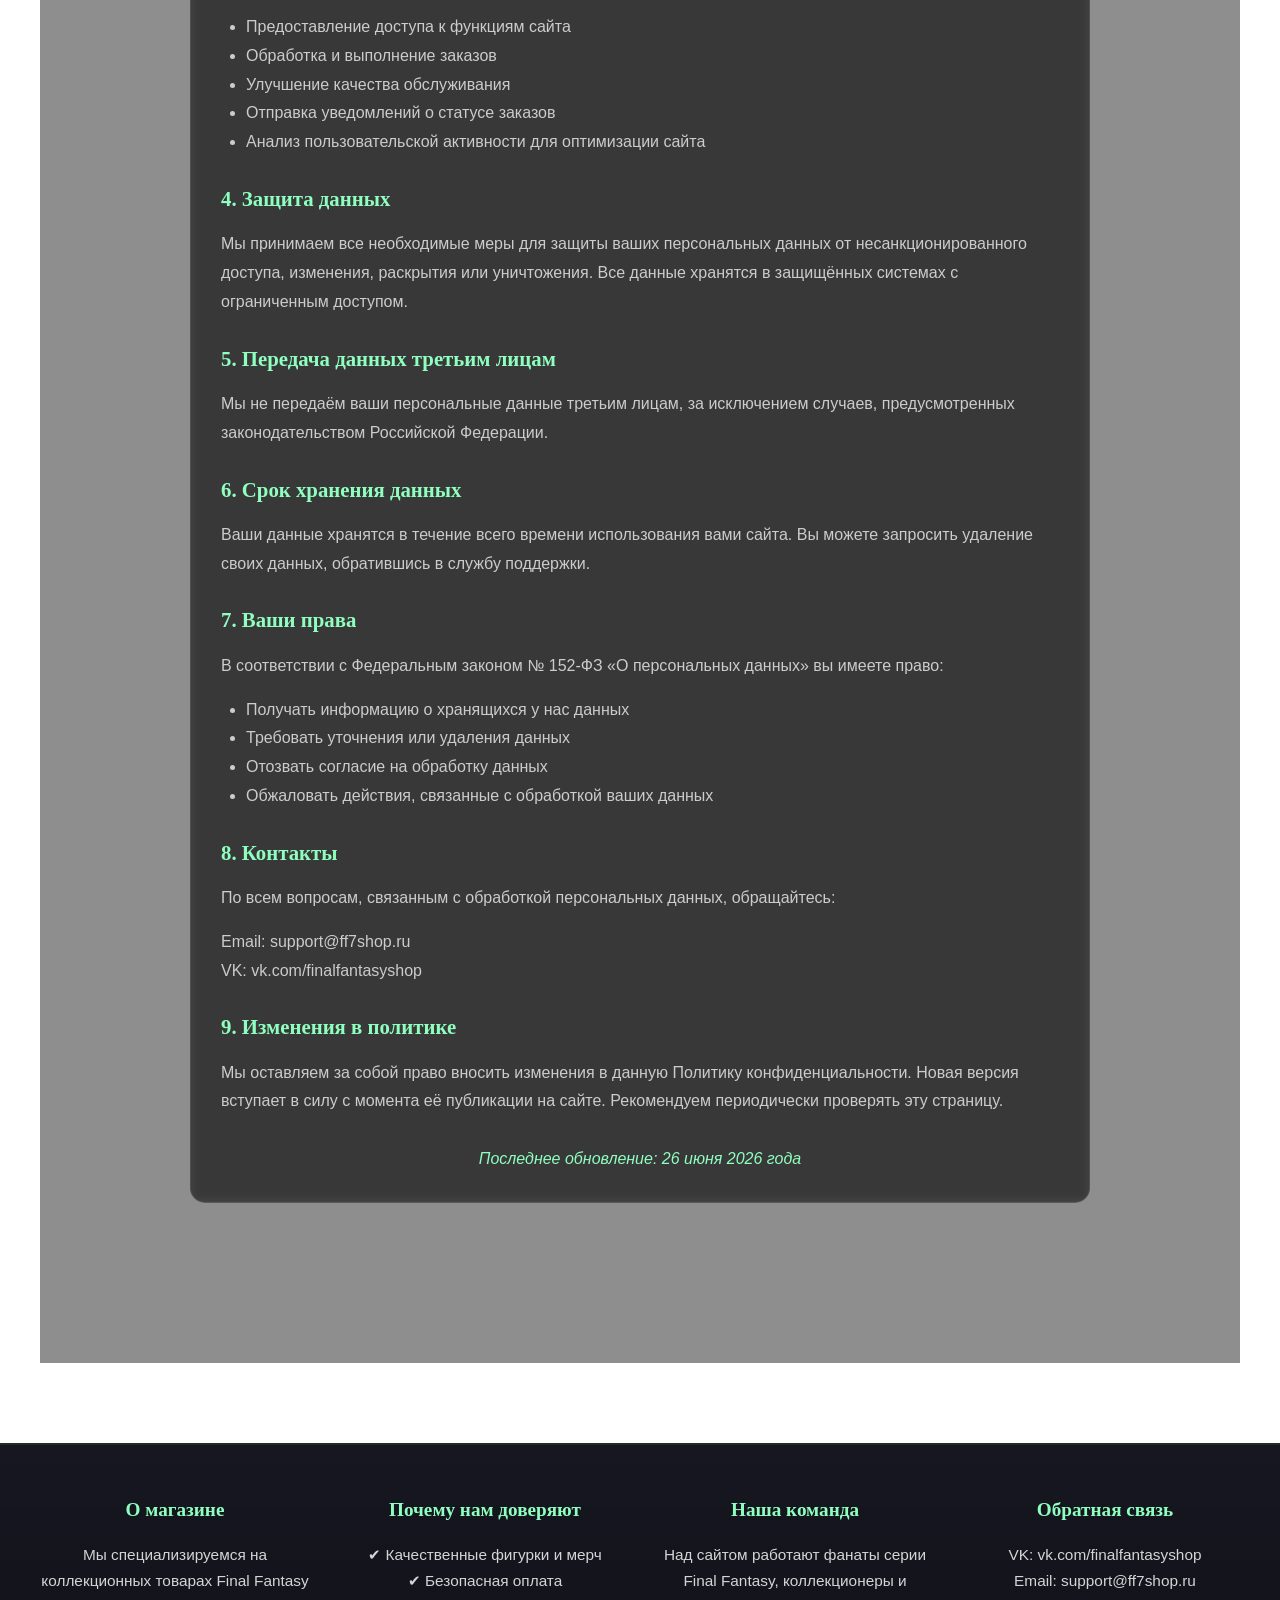
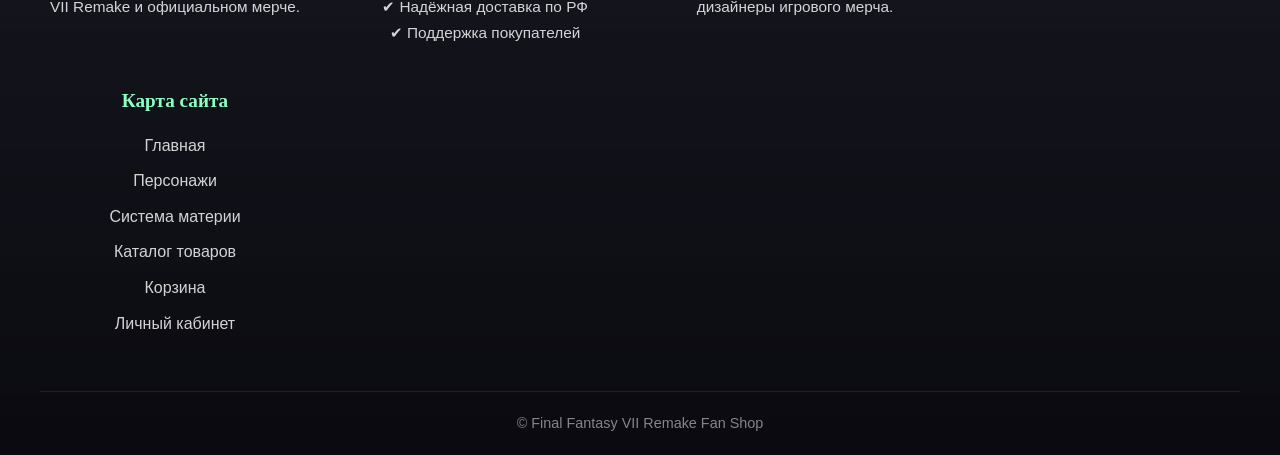
<file: privacy.html>
<!DOCTYPE html>
<html lang="ru">
<head>
    <meta charset="UTF-8">
    <title>Политика конфиденциальности — Final Fantasy VII Remake Fan Shop</title>
    <meta name="description" content="Политика конфиденциальности и обработки персональных данных">
    <meta name="viewport" content="width=device-width, initial-scale=1.0">
    <link rel="icon" href="images/logo.png">
    <link rel="stylesheet" href="css/styles.css">
    <script src="js/script.js" defer></script>
</head>
<body>
    <header>
        <div id="auth-block" style="position:absolute; top:20px; right:30px;"></div>
        <a href="index.html" class="logo-container">
            <img src="images/logo.png" class="game-logo" alt="Логотип Final Fantasy VII Remake">
        </a>
        <a href="index.html" class="logo-title-link">
            <h1>Final Fantasy VII Remake</h1>
        </a>
        <nav class="main-nav">
            <a href="index.html">Главная</a>
            <a href="characters.html">Персонажи</a>
            <a href="materia.html">Система материи</a>
            <a href="shop.html">Каталог товаров</a>
            <a href="profile.html">Личный кабинет</a>
        </nav>
    </header>

    <main>
        <section style="max-width: 900px; margin: 40px auto; padding: 30px; background: rgba(42, 42, 42, 0.65); backdrop-filter: blur(5px); border-radius: 15px; border: 1px solid rgba(255, 255, 255, 0.08);">
            <h2 style="font-family: 'Cinzel', serif; color: #fff; font-size: 2em; margin-bottom: 25px; text-align: center;">Политика конфиденциальности</h2>
            
            <p style="color: #ccc; line-height: 1.8; margin-bottom: 20px; font-size: 1.05em;">
                Настоящая Политика конфиденциальности определяет порядок обработки и защиты персональных данных пользователей сайта Final Fantasy VII Remake Fan Shop.
            </p>

            <h3 style="font-family: 'Cinzel', serif; color: #8fffc0; margin: 25px 0 15px; font-size: 1.3em;">1. Какие данные мы собираем</h3>
            <p style="color: #ccc; line-height: 1.8; margin-bottom: 15px;">
                При регистрации и использовании сайта мы можем собирать следующие данные:
            </p>
            <ul style="color: #ccc; line-height: 1.8; margin-bottom: 20px; padding-left: 25px;">
                <li>Имя пользователя</li>
                <li>Адрес электронной почты</li>
                <li>Пароль (хранится в зашифрованном виде)</li>
                <li>Информация о заказах и истории покупок</li>
            </ul>

            <h3 style="font-family: 'Cinzel', serif; color: #8fffc0; margin: 25px 0 15px; font-size: 1.3em;">2. Использование cookie-файлов</h3>
            <p style="color: #ccc; line-height: 1.8; margin-bottom: 15px;">
                Наш сайт использует следующие типы cookie-файлов:
            </p>
            <ul style="color: #ccc; line-height: 1.8; margin-bottom: 20px; padding-left: 25px;">
                <li><strong>Необходимые cookie</strong> — обеспечивают корректную работу сайта, включая навигацию и доступ к защищённым разделам</li>
                <li><strong>Аналитические cookie</strong> — помогают нам анализировать посещаемость и улучшать функциональность сайта</li>
                <li><strong>Маркетинговые cookie</strong> — используются для персонализации предложений и рекламных материалов</li>
            </ul>
            <p style="color: #ccc; line-height: 1.8; margin-bottom: 15px;">
                Вы можете в любое время изменить настройки cookie или отказаться от их использования через панель настройки в нижней части сайта.
            </p>

            <h3 style="font-family: 'Cinzel', serif; color: #8fffc0; margin: 25px 0 15px; font-size: 1.3em;">3. Цели обработки данных</h3>
            <p style="color: #ccc; line-height: 1.8; margin-bottom: 15px;">
                Собранные данные используются для следующих целей:
            </p>
            <ul style="color: #ccc; line-height: 1.8; margin-bottom: 20px; padding-left: 25px;">
                <li>Предоставление доступа к функциям сайта</li>
                <li>Обработка и выполнение заказов</li>
                <li>Улучшение качества обслуживания</li>
                <li>Отправка уведомлений о статусе заказов</li>
                <li>Анализ пользовательской активности для оптимизации сайта</li>
            </ul>

            <h3 style="font-family: 'Cinzel', serif; color: #8fffc0; margin: 25px 0 15px; font-size: 1.3em;">4. Защита данных</h3>
            <p style="color: #ccc; line-height: 1.8; margin-bottom: 15px;">
                Мы принимаем все необходимые меры для защиты ваших персональных данных от несанкционированного доступа, изменения, раскрытия или уничтожения. Все данные хранятся в защищённых системах с ограниченным доступом.
            </p>

            <h3 style="font-family: 'Cinzel', serif; color: #8fffc0; margin: 25px 0 15px; font-size: 1.3em;">5. Передача данных третьим лицам</h3>
            <p style="color: #ccc; line-height: 1.8; margin-bottom: 15px;">
                Мы не передаём ваши персональные данные третьим лицам, за исключением случаев, предусмотренных законодательством Российской Федерации.
            </p>

            <h3 style="font-family: 'Cinzel', serif; color: #8fffc0; margin: 25px 0 15px; font-size: 1.3em;">6. Срок хранения данных</h3>
            <p style="color: #ccc; line-height: 1.8; margin-bottom: 15px;">
                Ваши данные хранятся в течение всего времени использования вами сайта. Вы можете запросить удаление своих данных, обратившись в службу поддержки.
            </p>

            <h3 style="font-family: 'Cinzel', serif; color: #8fffc0; margin: 25px 0 15px; font-size: 1.3em;">7. Ваши права</h3>
            <p style="color: #ccc; line-height: 1.8; margin-bottom: 15px;">
                В соответствии с Федеральным законом № 152-ФЗ «О персональных данных» вы имеете право:
            </p>
            <ul style="color: #ccc; line-height: 1.8; margin-bottom: 20px; padding-left: 25px;">
                <li>Получать информацию о хранящихся у нас данных</li>
                <li>Требовать уточнения или удаления данных</li>
                <li>Отозвать согласие на обработку данных</li>
                <li>Обжаловать действия, связанные с обработкой ваших данных</li>
            </ul>

            <h3 style="font-family: 'Cinzel', serif; color: #8fffc0; margin: 25px 0 15px; font-size: 1.3em;">8. Контакты</h3>
            <p style="color: #ccc; line-height: 1.8; margin-bottom: 15px;">
                По всем вопросам, связанным с обработкой персональных данных, обращайтесь:
            </p>
            <p style="color: #ccc; line-height: 1.8; margin-bottom: 15px;">
                Email: support@ff7shop.ru<br>
                VK: vk.com/finalfantasyshop
            </p>

            <h3 style="font-family: 'Cinzel', serif; color: #8fffc0; margin: 25px 0 15px; font-size: 1.3em;">9. Изменения в политике</h3>
            <p style="color: #ccc; line-height: 1.8; margin-bottom: 15px;">
                Мы оставляем за собой право вносить изменения в данную Политику конфиденциальности. Новая версия вступает в силу с момента её публикации на сайте. Рекомендуем периодически проверять эту страницу.
            </p>

            <p style="color: #8fffc0; text-align: center; margin-top: 30px; font-style: italic;">
                Последнее обновление: 26 июня 2026 года
            </p>
        </section>
    </main>

    <div id="cookieConsentBanner" class="cookie-consent-banner" style="display: none;">
        <div class="cookie-consent-content">
            <div class="cookie-text">
                <strong>🍪 Мы используем cookie и обрабатываем персональные данные</strong>
                <p>
                    Этот сайт использует файлы cookie для улучшения работы, анализа трафика и персонализации контента. 
                    Продолжая использовать сайт, вы соглашаетесь с нашей 
                    <a href="privacy.html" target="_blank">Политикой конфиденциальности</a> 
                    и даёте согласие на обработку персональных данных. 
                    Вы можете настроить параметры cookie или отказаться от их использования в любое время.
                </p>
            </div>
            <div class="cookie-actions">
                <button id="cookieAcceptAll" class="cookie-btn accept-all">Принять все</button>
                <button id="cookieRejectAll" class="cookie-btn reject-all">Отказаться</button>
                <button id="cookieSettings" class="cookie-btn settings">Настроить</button>
            </div>
        </div>
    </div>

    <div id="cookieSettingsPanel" class="cookie-settings-panel" style="display: none;">
        <div class="cookie-settings-content">
            <h3>Настройка cookie и обработки данных</h3>
            <p>Выберите, какие типы cookie и обработки данных вы разрешаете:</p>
            
            <div class="cookie-option">
                <input type="checkbox" id="necessaryCookies" checked disabled>
                <label for="necessaryCookies"><strong>Необходимые cookie</strong> — требуются для работы сайта (всегда включены)</label>
            </div>
            
            <div class="cookie-option">
                <input type="checkbox" id="analyticsCookies" checked>
                <label for="analyticsCookies"><strong>Аналитические cookie</strong> — помогают нам анализировать посещаемость и улучшать сайт</label>
            </div>
            
            <div class="cookie-option">
                <input type="checkbox" id="marketingCookies" checked>
                <label for="marketingCookies"><strong>Маркетинговые cookie</strong> — используются для персонализации рекламы и предложений</label>
            </div>
            
            <div class="cookie-option">
                <input type="checkbox" id="personalDataProcessing" checked>
                <label for="personalDataProcessing"><strong>Обработка персональных данных</strong> — согласие на хранение и обработку введённых вами данных (имя, email и др.) в соответствии с 152-ФЗ</label>
            </div>
            
            <div class="cookie-settings-actions">
                <button id="saveCookieSettings" class="cookie-btn accept-all">Сохранить настройки</button>
                <button id="closeCookieSettings" class="cookie-btn settings">Закрыть</button>
            </div>
        </div>
    </div>

    <footer class="site-footer">
        <div class="footer-grid">
            <div class="footer-block">
                <h3>О магазине</h3>
                <p>Мы специализируемся на коллекционных товарах Final Fantasy VII Remake и официальном мерче.</p>
            </div>
            <div class="footer-block">
                <h3>Почему нам доверяют</h3>
                <p>
                    ✔ Качественные фигурки и мерч<br>
                    ✔ Безопасная оплата<br>
                    ✔ Надёжная доставка по РФ<br>
                    ✔ Поддержка покупателей
                </p>
            </div>
            <div class="footer-block">
                <h3>Наша команда</h3>
                <p>Над сайтом работают фанаты серии Final Fantasy, коллекционеры и дизайнеры игрового мерча.</p>
            </div>
            <div class="footer-block">
                <h3>Обратная связь</h3>
                <p>
                    VK: vk.com/finalfantasyshop<br>
                    Email: support@ff7shop.ru
                </p>
            </div>
            <div class="footer-block">
                <h3>Карта сайта</h3>
                <a href="index.html">Главная</a>
                <a href="characters.html">Персонажи</a>
                <a href="materia.html">Система материи</a>
                <a href="shop.html">Каталог товаров</a>
                <a href="cart.html">Корзина</a>
                <a href="profile.html">Личный кабинет</a>
            </div>
        </div>
        <div class="footer-bottom">
            © Final Fantasy VII Remake Fan Shop
        </div>
    </footer>
</body>
</html>
</file>
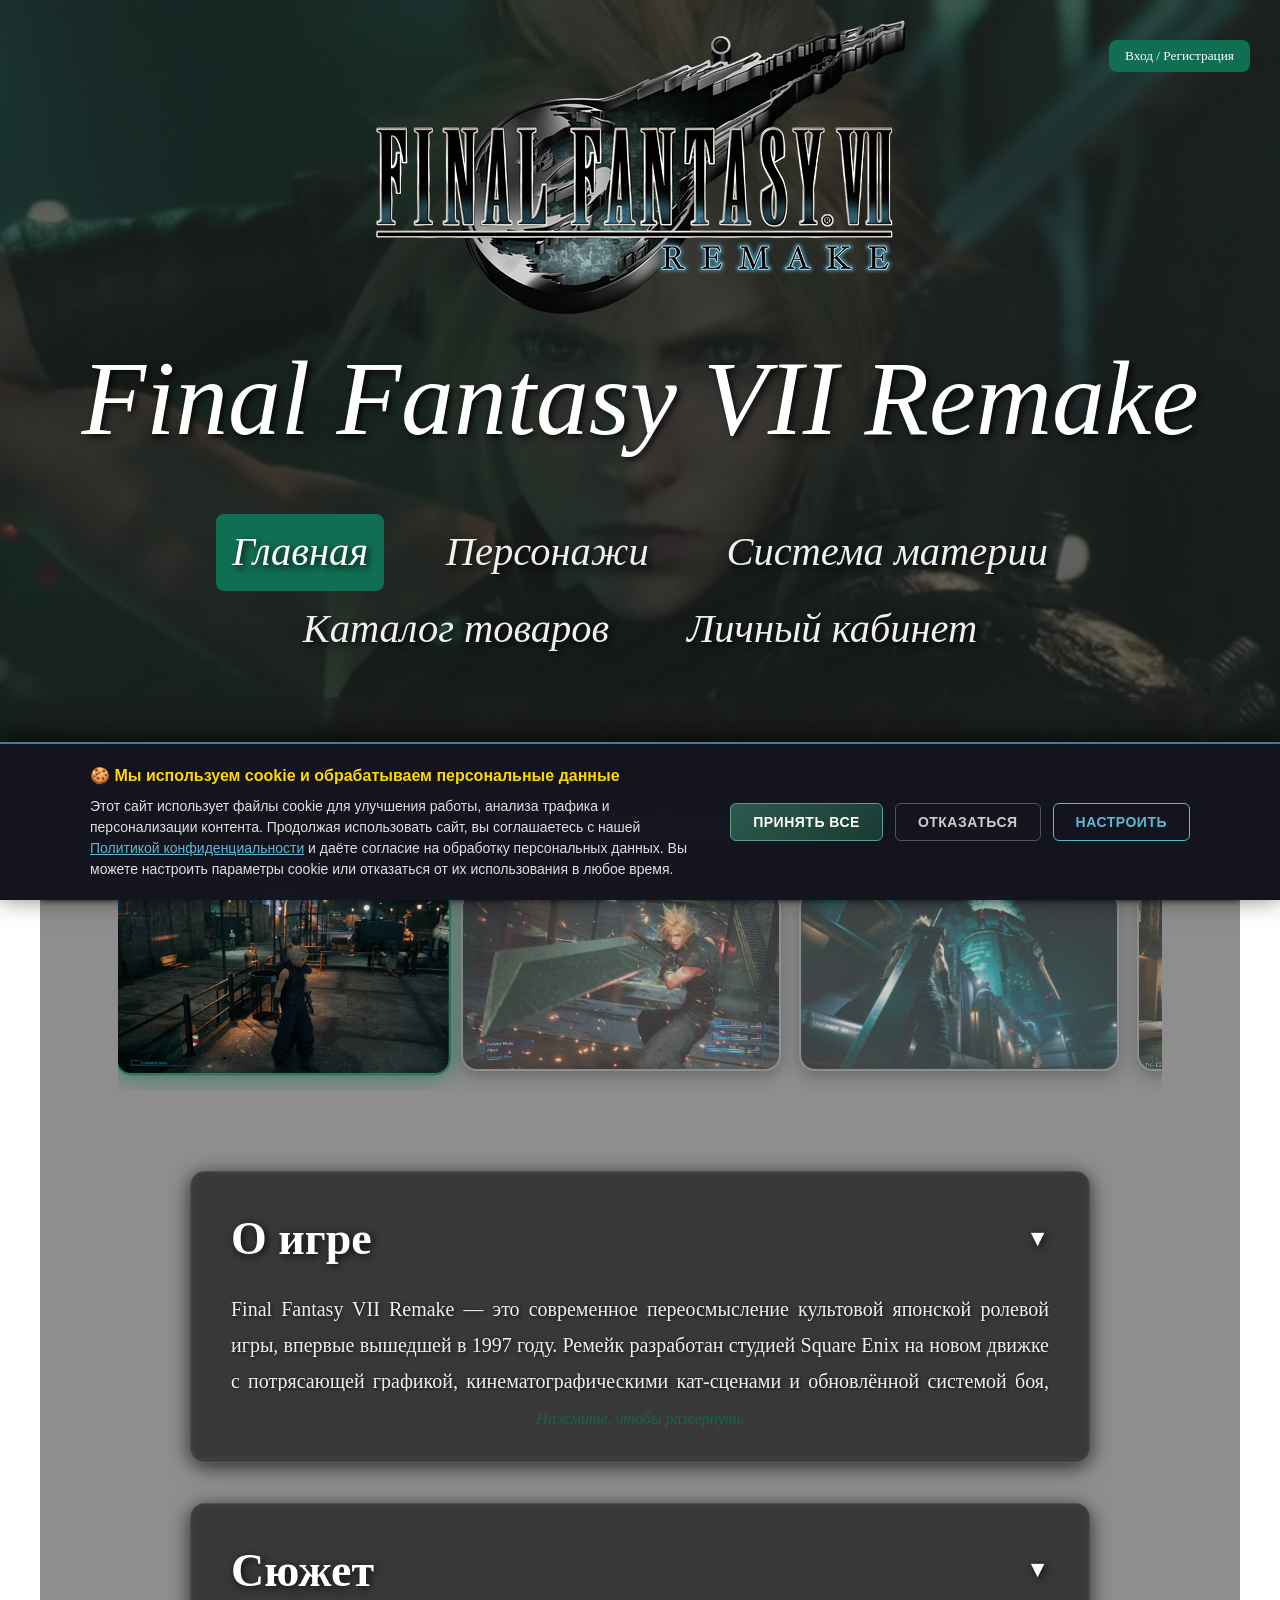
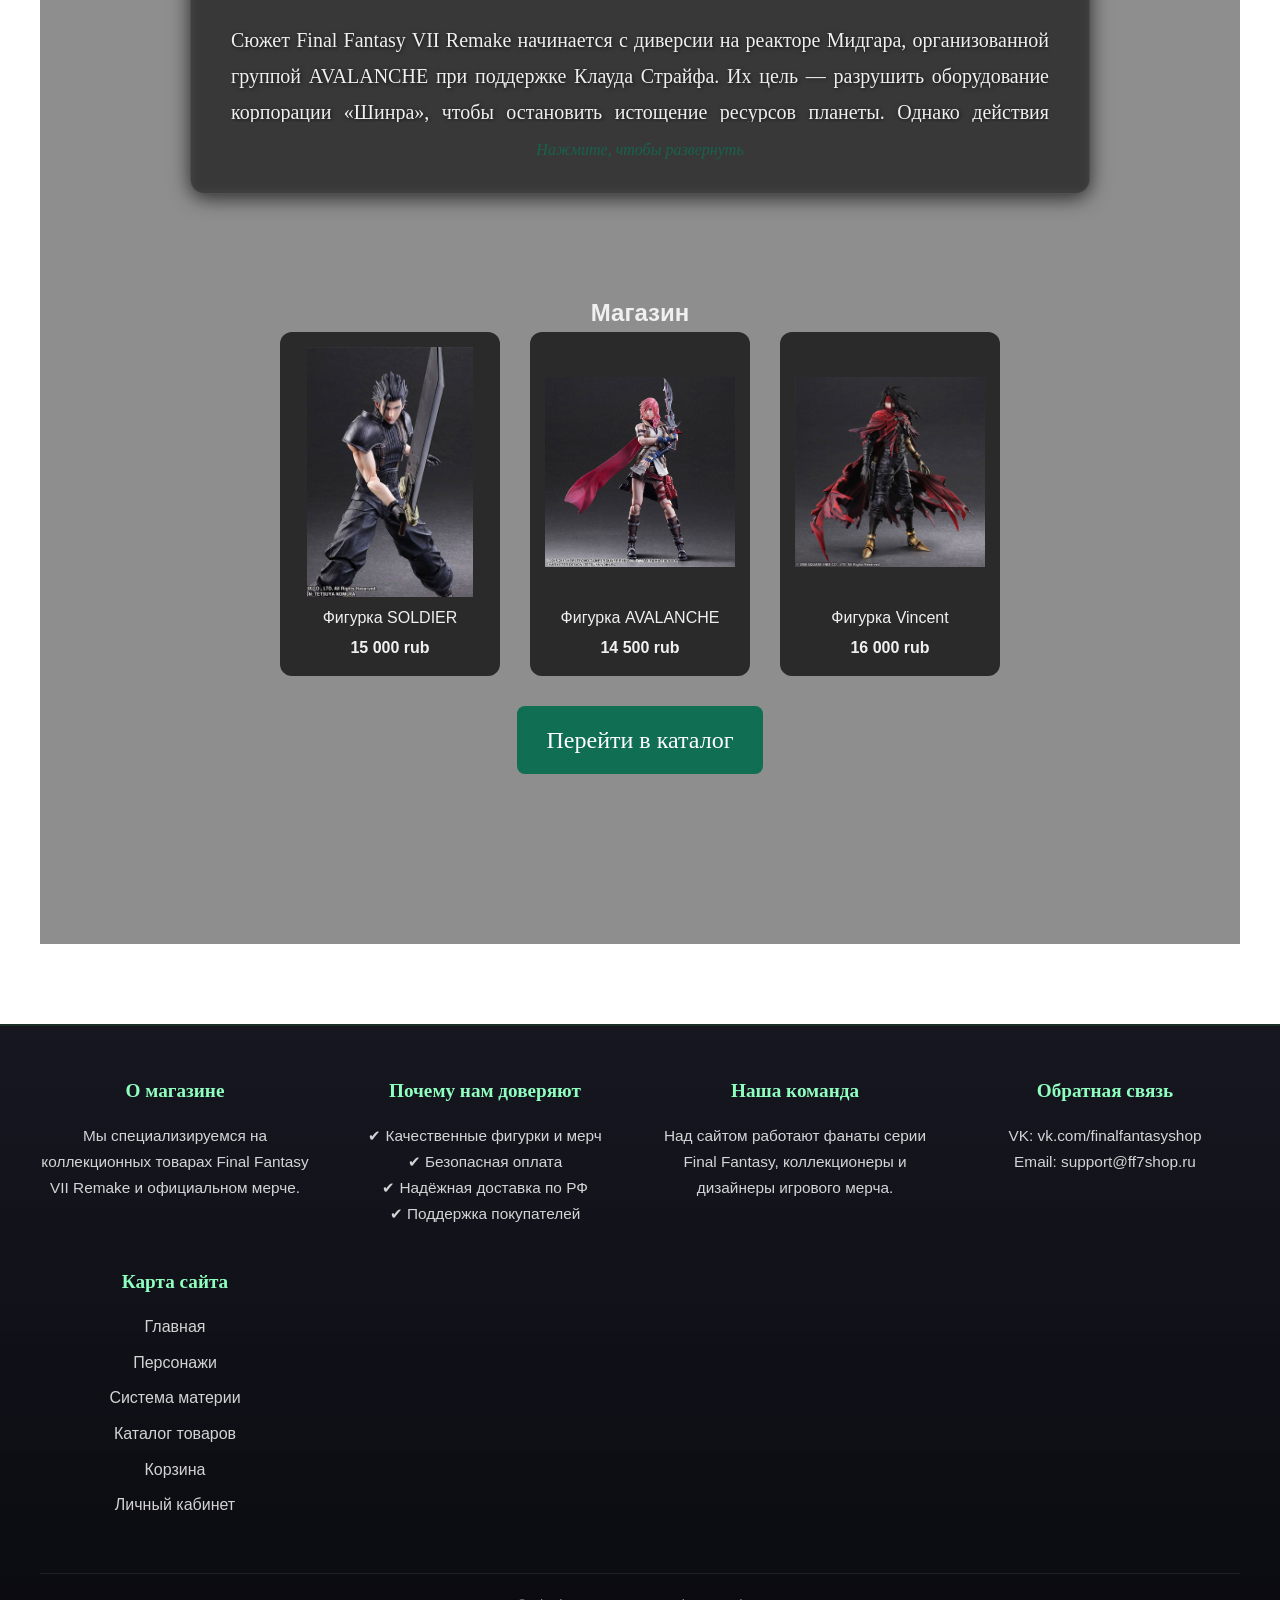
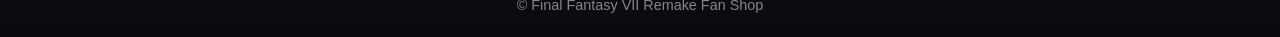
<file: profile.html>
<!DOCTYPE html>
<html lang="ru">
<head>
    <meta charset="UTF-8">

    <title>Личный кабинет — Final Fantasy VII Remake</title>

    <meta name="description"
          content="Личный кабинет пользователя магазина Final Fantasy VII Remake. Просмотр профиля и истории заказов.">

    <meta name="keywords"
          content="Final Fantasy VII Remake, личный кабинет, профиль, история заказов">

    <meta name="author"
          content="Полина">

    <meta name="viewport"
          content="width=device-width, initial-scale=1.0">

    <meta property="og:title"
          content="Личный кабинет — Final Fantasy VII Remake">

    <meta property="og:description"
          content="Профиль пользователя и история заказов магазина Final Fantasy VII Remake.">

    <meta property="og:image"
          content="https://zxcggoodd.github.io/ff7-remake-shop/images/profile.png">

    <meta property="og:url"
          content="https://zxcggoodd.github.io/ff7-remake-shop/profile.html">

    <meta property="og:type"
          content="website">

    <link rel="icon" href="images/logo.png">

    <link rel="stylesheet" href="css/styles.css">

    <script src="js/script.js" defer></script>
</head>

<body>

<header>

    <div id="auth-block" class="auth-block"></div>

    <div class="cart-widget">

        <a href="cart.html" class="cart-link" id="cart-link">

            <img src="images/cart.png" class="cart-icon">

            <span id="cart-count">0</span>

        </a>

    </div>

    <a href="index.html" class="logo-container">
        <img src="images/logo.png" class="game-logo">
    </a>

    <a href="index.html" class="logo-title-link">
        <h1>Final Fantasy VII Remake</h1>
    </a>

    <nav class="main-nav">
        <a href="index.html">Главная</a>
        <a href="characters.html">Персонажи</a>
        <a href="materia.html">Система материи</a>
        <a href="shop.html">Каталог товаров</a>
        <a href="profile.html" class="active">Личный кабинет</a>
    </nav>

</header>

<main>

    <section class="profile-section">

        <div class="profile-card">

            <img src="images/profile.png" class="profile-avatar">

            <h2 id="profile-name"></h2>

            <p id="profile-email"></p>

            <p id="profile-date"></p>

            <button class="logout-btn"
                    onclick="logout()">
                Выйти
            </button>

        </div>

        <div class="orders-block">

            <h2>История заказов</h2>

            <div id="orders-list">

                <p>Заказов пока нет</p>

            </div>

        </div>

    </section>

</main>
<footer class="site-footer">

    <div class="footer-grid">

        <div class="footer-block">

            <h3>О магазине</h3>

            <p>
                Мы специализируемся на коллекционных товарах
                Final Fantasy VII Remake и официальном мерче.
            </p>

        </div>

        <div class="footer-block">

            <h3>Почему нам доверяют</h3>

            <p>
                ✔ Качественные фигурки и мерч<br>
                ✔ Безопасная оплата<br>
                ✔ Надёжная доставка по РФ<br>
                ✔ Поддержка покупателей
            </p>

        </div>

        <div class="footer-block">

            <h3>Наша команда</h3>

            <p>
                Над сайтом работают фанаты серии Final Fantasy,
                коллекционеры и дизайнеры игрового мерча.
            </p>

        </div>

        <div class="footer-block">

            <h3>Обратная связь</h3>

            <p>
                VK: vk.com/finalfantasyshop<br>
                Email: support@ff7shop.ru
            </p>

        </div>

        <div class="footer-block">

            <h3>Карта сайта</h3>

            <a href="index.html">Главная</a>
            <a href="characters.html">Персонажи</a>
            <a href="materia.html">Система материи</a>
            <a href="shop.html">Каталог товаров</a>
            <a href="cart.html">Корзина</a>
            <a href="profile.html">Личный кабинет</a>

        </div>

    </div>

    <div class="footer-bottom">
        © Final Fantasy VII Remake Fan Shop
    </div>

</footer>
</body>
</html>
</file>
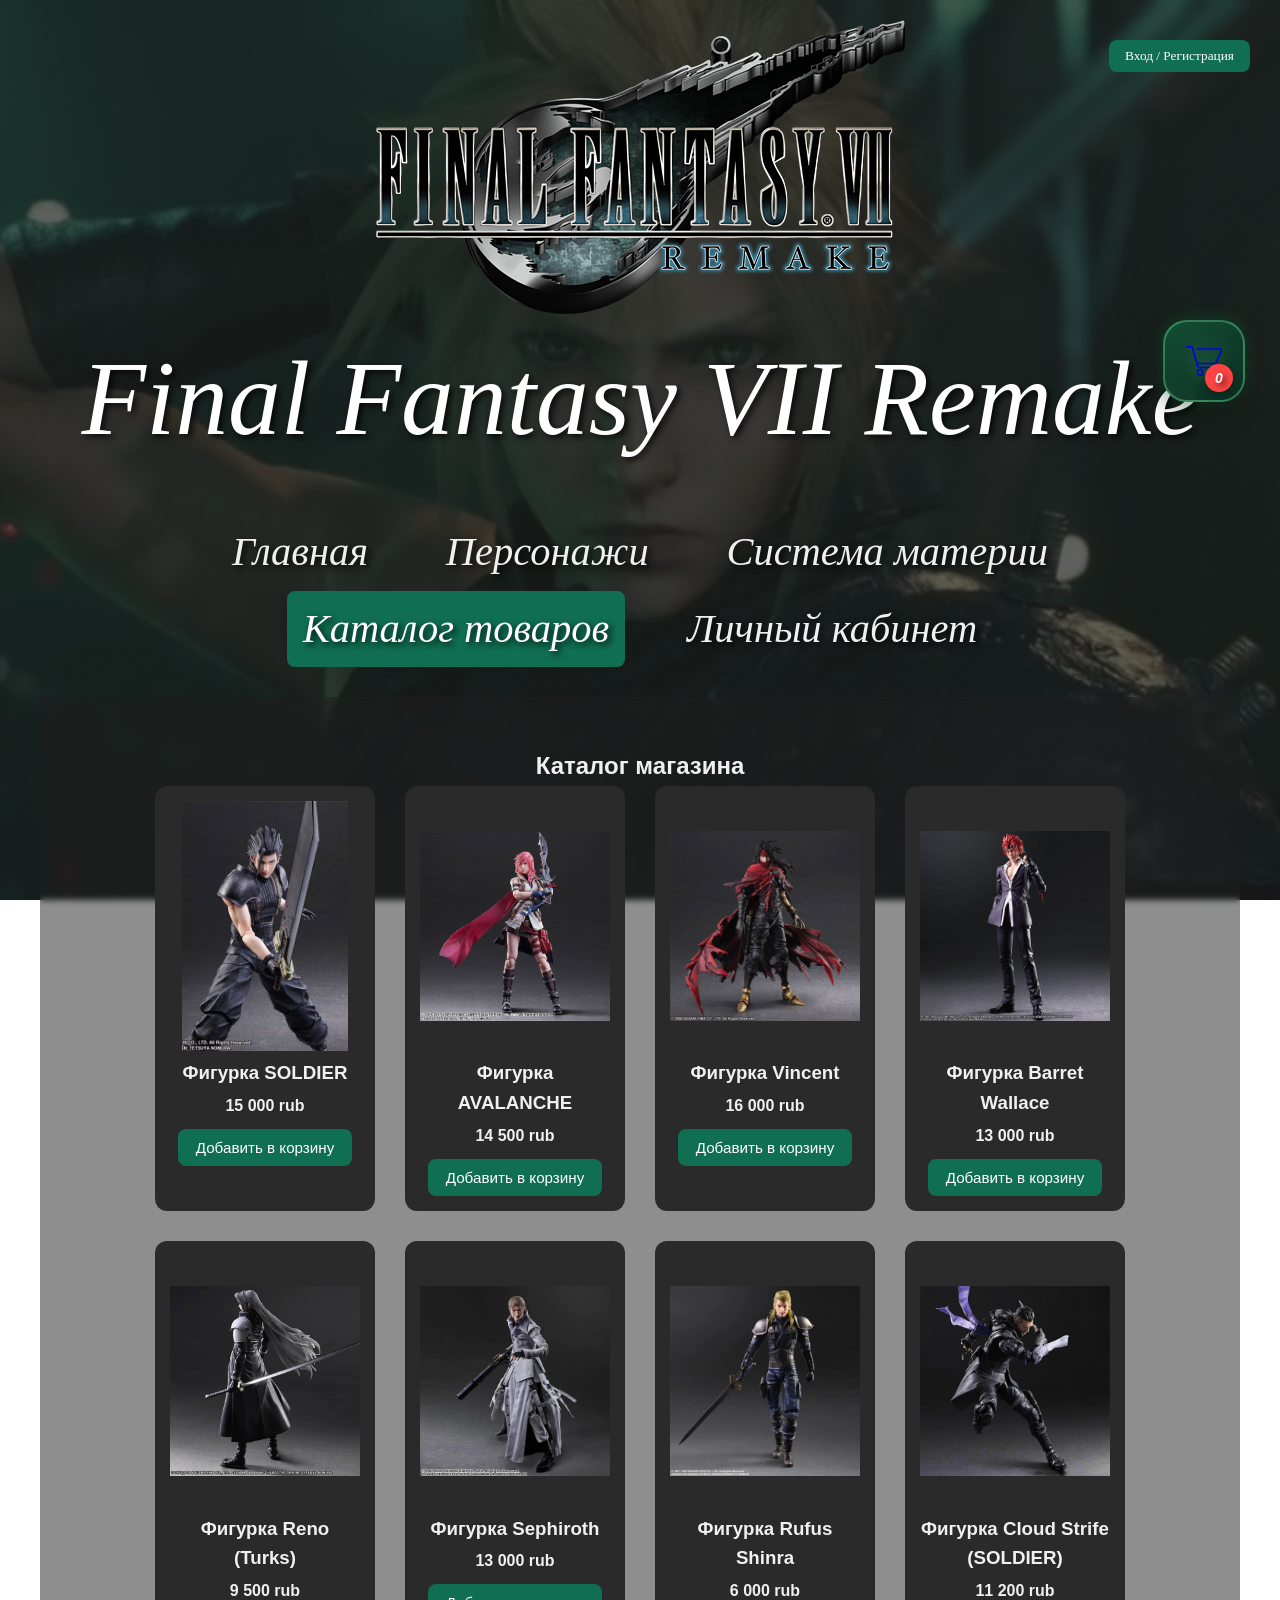
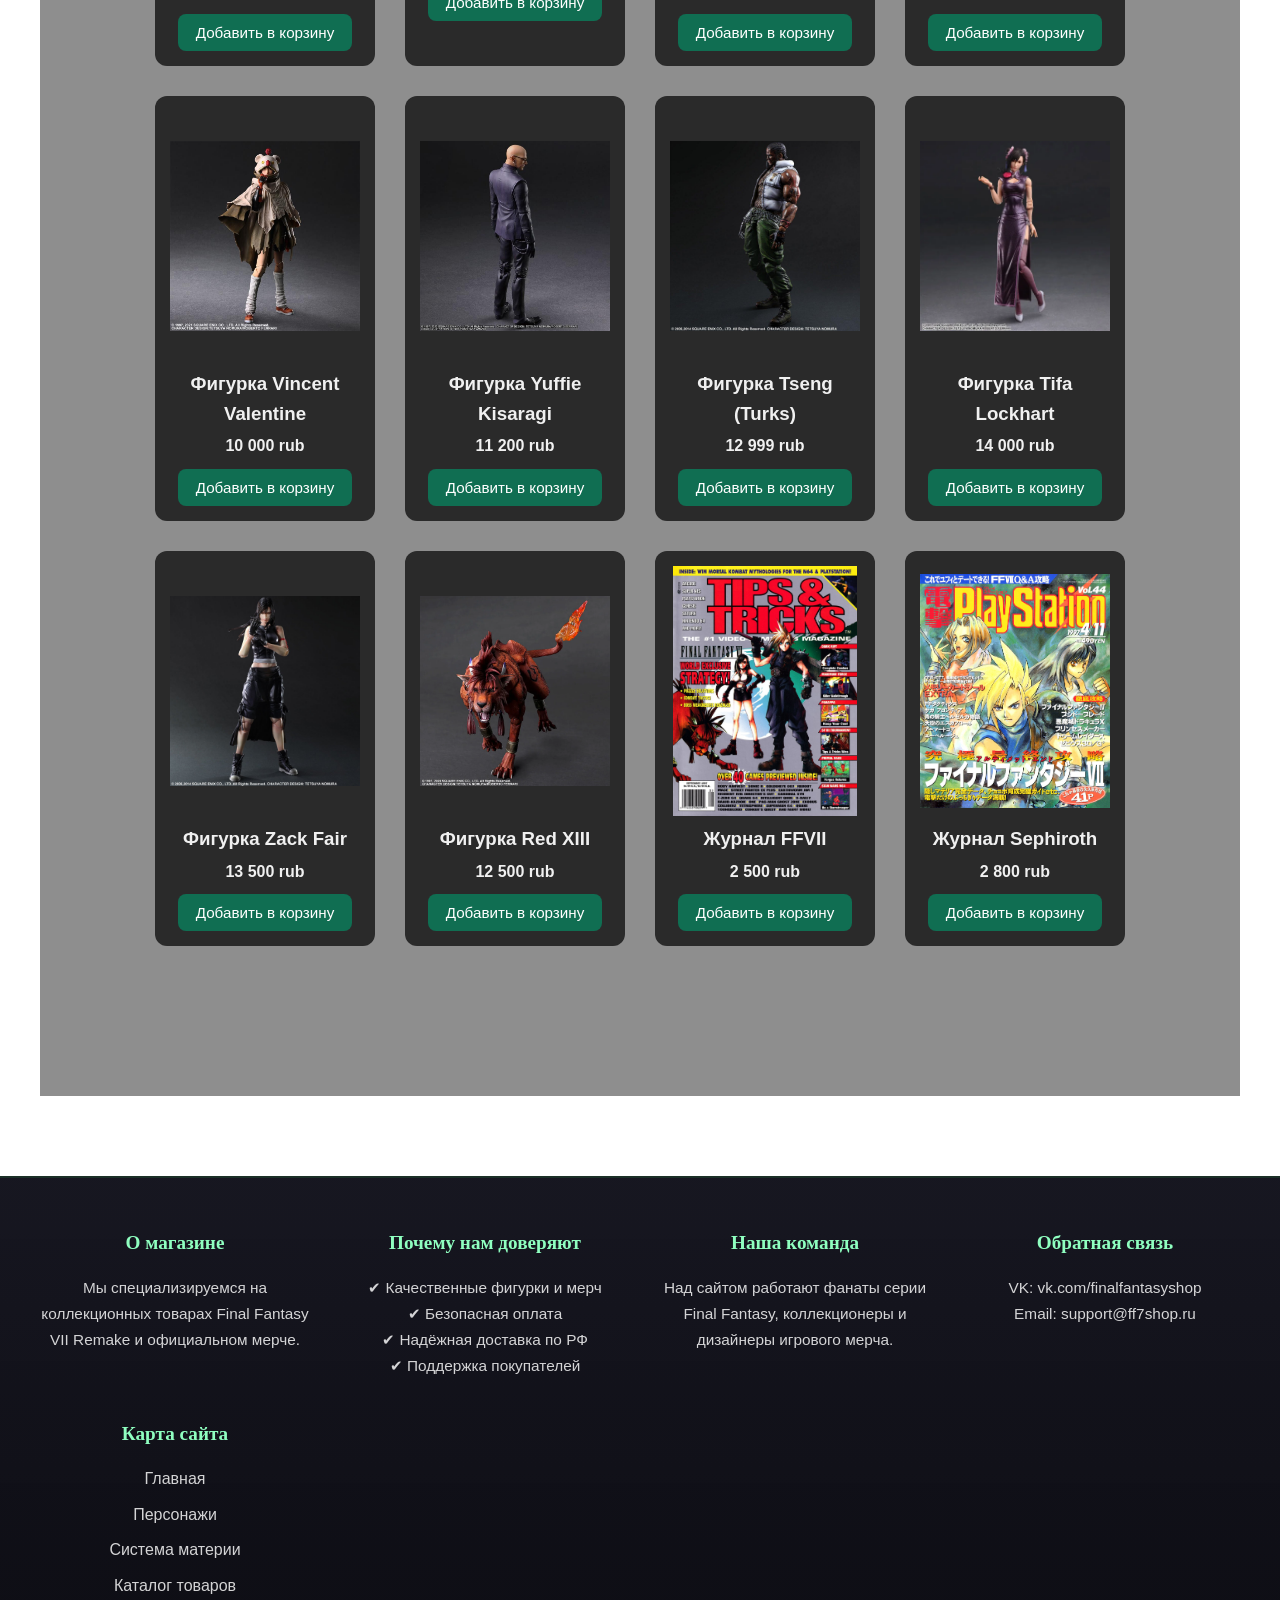
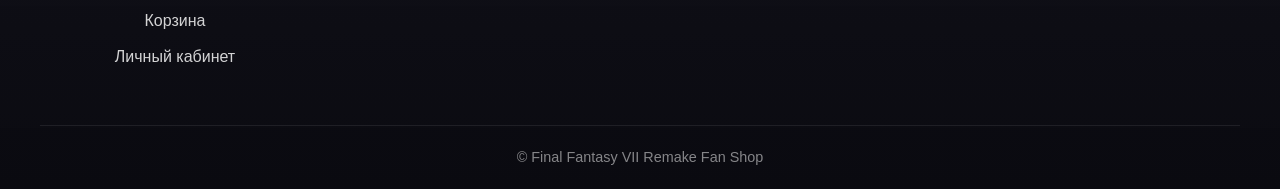
<file: shop.html>
<!DOCTYPE html>
<html lang="ru">
<head>
    <meta charset="UTF-8">

    <title>Каталог товаров — Final Fantasy VII Remake</title>

    <meta name="description"
          content="Магазин коллекционных фигурок, журналов и сувениров по Final Fantasy VII Remake. Фигурки Cloud Strife, Sephiroth, Vincent Valentine, кружки и официальный мерч.">

    <meta name="keywords"
          content="Final Fantasy VII Remake, магазин, фигурки, Cloud Strife, Sephiroth, Vincent Valentine, кружки, мерч FF7">

    <meta name="author"
          content="Полина">

    <meta name="viewport"
          content="width=device-width, initial-scale=1.0">

    <meta property="og:title"
          content="Каталог товаров Final Fantasy VII Remake">

    <meta property="og:description"
          content="Коллекционные фигурки, журналы и сувениры по Final Fantasy VII Remake.">

    <meta property="og:image"
          content="https://zxcggoodd.github.io/ff7-remake-shop/images/shop/fig1.jpg">

    <meta property="og:url"
          content="https://zxcggoodd.github.io/ff7-remake-shop/shop.html">

    <meta property="og:type"
          content="website">

    <link rel="icon" href="images/logo.png">

    <link rel="stylesheet" href="css/styles.css">

    <script src="js/script.js" defer></script>
</head>
<body>

<header>
    <div id="auth-block" class="auth-block"></div>
    <div class="cart-widget">

        <a href="cart.html" class="cart-link" id="cart-link">

            <img src="images/cart.png" class="cart-icon">

            <span id="cart-count">0</span>

        </a>

    </div>

    <a href="index.html" class="logo-container">
        <img src="images/logo.png" class="game-logo">
    </a>
    <a href="index.html" class="logo-title-link">
        <h1>Final Fantasy VII Remake</h1>
    </a>

    <nav class="main-nav">
        <a href="index.html">Главная</a>
        <a href="characters.html">Персонажи</a>
        <a href="materia.html">Система материи</a>
        <a href="shop.html" class="active">Каталог товаров</a>
        <a href="profile.html">Личный кабинет</a>
    </nav>
</header>

<main>
    <section class="shop">
        <h2>Каталог магазина</h2>

        <div class="shop-grid">

            <!-- ФИГУРКА 1 -->
            <div class="shop-item" onclick="openShopModal('figura1')">
                <img src="images/shop/fig1.jpg">
                <h3>Фигурка SOLDIER</h3>
                <p class="price">15 000 rub</p>

                <button class="add-cart-btn"
                        onclick="event.stopPropagation(); addToCart('Фигурка SOLDIER', 15000)">
                    Добавить в корзину
                    
                </button>
            </div>

            <!-- ФИГУРКА 2 -->
            <div class="shop-item" onclick="openShopModal('figura2')">
                <img src="images/shop/asd1.jpg">
                <h3>Фигурка AVALANCHE</h3>
                <p class="price">14 500 rub</p>

                <button class="add-cart-btn"
                        onclick="event.stopPropagation(); addToCart('Фигурка AVALANCHE', 14500)">
                    Добавить в корзину
                </button>
            </div>

            <!-- ФИГУРКА 3 -->
            <div class="shop-item" onclick="openShopModal('figura3')">
                <img src="images/shop/vinc1.jpg">
                <h3>Фигурка Vincent</h3>
                <p class="price">16 000 rub</p>

                <button class="add-cart-btn"
                        onclick="event.stopPropagation(); addToCart('Фигурка Vincent', 16000)">
                    Добавить в корзину
                </button>
            </div>
            <div class="shop-item" onclick="openShopModal('zxc1')">
                <img src="images/shop/zxc1.jpg">
                <h3>Фигурка Barret Wallace</h3>
                <p class="price">13 000 rub</p>

                <button class="add-cart-btn"
                        onclick="event.stopPropagation(); addToCart('Barret Wallace', 13000)">
                    Добавить в корзину
                </button>
            </div>

            <div class="shop-item" onclick="openShopModal('zxc2')">
                <img src="images/shop/zxc2.jpg">
                <h3>Фигурка Reno (Turks)</h3>
                <p class="price">9 500 rub</p>

                <button class="add-cart-btn"
                        onclick="event.stopPropagation(); addToCart('Reno (Turks)', 9500)">
                    Добавить в корзину
                </button>
            </div>

            <div class="shop-item" onclick="openShopModal('zxc3')">
                <img src="images/shop/zxc3.jpg">
                <h3>Фигурка Sephiroth</h3>
                <p class="price">13 000 rub</p>

                <button class="add-cart-btn"
                        onclick="event.stopPropagation(); addToCart('Sephiroth', 13000)">
                    Добавить в корзину
                </button>
            </div>

            <div class="shop-item" onclick="openShopModal('zxc4')">
                <img src="images/shop/zxc4.jpg">
                <h3>Фигурка Rufus Shinra</h3>
                <p class="price">6 000 rub</p>

                <button class="add-cart-btn"
                        onclick="event.stopPropagation(); addToCart('Rufus Shinra', 6000)">
                    Добавить в корзину
                </button>
            </div>

            <div class="shop-item" onclick="openShopModal('zxc5')">
                <img src="images/shop/zxc5.jpg">
                <h3>Фигурка Cloud Strife (SOLDIER)</h3>
                <p class="price">11 200 rub</p>

                <button class="add-cart-btn"
                        onclick="event.stopPropagation(); addToCart('Cloud Strife (SOLDIER)', 11200)">
                    Добавить в корзину
                </button>
            </div>

            <div class="shop-item" onclick="openShopModal('zxc6')">
                <img src="images/shop/zxc6.jpg">
                <h3>Фигурка Vincent Valentine</h3>
                <p class="price">10 000 rub</p>

                <button class="add-cart-btn"
                        onclick="event.stopPropagation(); addToCart('Vincent Valentine', 10000)">
                    Добавить в корзину
                </button>
            </div>

            <div class="shop-item" onclick="openShopModal('zxc7')">
                <img src="images/shop/zxc7.jpg">
                <h3>Фигурка Yuffie Kisaragi</h3>
                <p class="price">11 200 rub</p>

                <button class="add-cart-btn"
                        onclick="event.stopPropagation(); addToCart('Yuffie Kisaragi', 11200)">
                    Добавить в корзину
                </button>
            </div>

            <div class="shop-item" onclick="openShopModal('zxc8')">
                <img src="images/shop/zxc8.jpg">
                <h3>Фигурка Tseng (Turks)</h3>
                <p class="price">12 999 rub</p>

                <button class="add-cart-btn"
                        onclick="event.stopPropagation(); addToCart('Tseng (Turks)', 12999)">
                    Добавить в корзину
                </button>
            </div>
            <!-- ФИГУРКА TIFA -->
            <div class="shop-item" onclick="openShopModal('tifa1')">
                <img src="images/shop/tifa1.png">
                <h3>Фигурка Tifa Lockhart</h3>
                <p class="price">14 000 rub</p>

                <button class="add-cart-btn"
                        onclick="event.stopPropagation(); addToCart('Фигурка Tifa Lockhart', 14000)">
                    Добавить в корзину
                </button>
            </div>

            <!-- ФИГУРКА FIGHTER -->
            <div class="shop-item" onclick="openShopModal('fighter1')">
                <img src="images/shop/fighter.png">
                <h3>Фигурка Zack Fair</h3>
                <p class="price">13 500 rub</p>

                <button class="add-cart-btn"
                        onclick="event.stopPropagation(); addToCart('Фигурка Zack Fair', 13500)">
                    Добавить в корзину
                </button>
            </div>
            
            <div class="shop-item" onclick="openShopModal('beast1')">
                <img src="images/shop/beast.png">
                <h3>Фигурка Red XIII</h3>
                <p class="price">12 500 rub</p>

                <button class="add-cart-btn"
                        onclick="event.stopPropagation(); addToCart('Фигурка Red XIII', 12500)">
                    Добавить в корзину
                </button>
            </div>
            <!-- ПОСТЕР 1 -->
            <div class="shop-item" onclick="openShopModal('poster1')">
                <img src="images/shop/post1.jpg">
                <h3>Журнал FFVII</h3>
                <p class="price">2 500 rub</p>

                <button class="add-cart-btn"
                        onclick="event.stopPropagation(); addToCart('Журнал FFVII', 2500)">
                    Добавить в корзину
                </button>
            </div>

            <!-- ПОСТЕР 2 -->
            <div class="shop-item" onclick="openShopModal('poster2')">
                <img src="images/shop/post2.jpg">
                <h3>Журнал Sephiroth</h3>
                <p class="price">2 800 rub</p>

                <button class="add-cart-btn"
                        onclick="event.stopPropagation(); addToCart('Журнал Sephiroth', 2800)">
                    Добавить в корзину
                </button>
            </div>
            

        </div>
    </section>
</main>

<!-- МОДАЛКИ -->
<div id="figura1" class="modal">
    <div class="modal-content">
        <span class="close" onclick="closeShopModal('figura1')">&times;</span>

        <img src="images/shop/fig1.jpg">

        <h2>Фигурка SOLDIER</h2>

        <p>
            Детализированная коллекционная фигурка бойца SOLDIER
            из Final Fantasy VII Remake.
        </p>

        <p><strong>Материал:</strong> PVC + ABS пластик</p>
        <p><strong>Высота:</strong> 28 см</p>
        <p><strong>Вес:</strong> 1.2 кг</p>

        <p class="price">15 000 rub</p>

        <button class="add-cart-btn"
                onclick="addToCart('Фигурка SOLDIER', 15000)">
            Добавить в корзину
        </button>
    </div>
</div>

<div id="figura2" class="modal">
    <div class="modal-content">
        <span class="close" onclick="closeShopModal('figura2')">&times;</span>

        <img src="images/shop/asd1.jpg">

        <h2>Фигурка AVALANCHE</h2>

        <p>
            Коллекционная фигурка бойца AVALANCHE
            с высокой детализацией экипировки.
        </p>

        <p><strong>Материал:</strong> PVC пластик</p>
        <p><strong>Высота:</strong> 26 см</p>
        <p><strong>Вес:</strong> 1.0 кг</p>

        <p class="price">14 500 rub</p>

        <button class="add-cart-btn"
                onclick="addToCart('Фигурка AVALANCHE', 14500)">
            Добавить в корзину
        </button>
    </div>
</div>

<div id="figura3" class="modal">
    <div class="modal-content">
        <span class="close" onclick="closeShopModal('figura3')">&times;</span>

        <img src="images/shop/vinc1.jpg">

        <h2>Фигурка Vincent</h2>

        <p>
            Коллекционная фигурка Vincent Valentine
            в фирменном плаще и с оружием.
        </p>

        <p><strong>Материал:</strong> PVC + смола</p>
        <p><strong>Высота:</strong> 30 см</p>
        <p><strong>Вес:</strong> 1.4 кг</p>

        <p class="price">16 000 rub</p>

        <button class="add-cart-btn"
                onclick="addToCart('Фигурка Vincent', 16000)">
            Добавить в корзину
        </button>
    </div>
</div>

<div id="zxc1" class="modal">
    <div class="modal-content">
        <span class="close" onclick="closeShopModal('zxc1')">&times;</span>

        <img src="images/shop/zxc1.jpg">

        <h2>Barret Wallace</h2>

        <p>
            Мощная фигурка Баррета с культовым оружием
            и высокой детализацией брони.
        </p>

        <p><strong>Материал:</strong> ABS + PVC</p>
        <p><strong>Высота:</strong> 29 см</p>
        <p><strong>Вес:</strong> 1.5 кг</p>

        <p class="price">13 000 rub</p>

        <button class="add-cart-btn"
                onclick="addToCart('Barret Wallace', 13000)">
            Добавить в корзину
        </button>
    </div>
</div>

<div id="zxc2" class="modal">
    <div class="modal-content">
        <span class="close" onclick="closeShopModal('zxc2')">&times;</span>

        <img src="images/shop/zxc2.jpg">

        <h2>Reno (Turks)</h2>

        <p>
            Коллекционная фигурка Reno из подразделения Turks
            с фирменной электродубинкой.
        </p>

        <p><strong>Материал:</strong> PVC пластик</p>
        <p><strong>Высота:</strong> 24 см</p>
        <p><strong>Вес:</strong> 850 г</p>

        <p class="price">9 500 rub</p>

        <button class="add-cart-btn"
                onclick="addToCart('Reno (Turks)', 9500)">
            Добавить в корзину
        </button>
    </div>
</div>

<div id="zxc3" class="modal">
    <div class="modal-content">
        <span class="close" onclick="closeShopModal('zxc3')">&times;</span>

        <img src="images/shop/zxc3.jpg">

        <h2>Sephiroth</h2>

        <p>
            Премиальная фигурка Sephiroth
            с легендарным мечом Masamune.
        </p>

        <p><strong>Материал:</strong> PVC + металл</p>
        <p><strong>Высота:</strong> 32 см</p>
        <p><strong>Вес:</strong> 1.6 кг</p>

        <p class="price">13 000 rub</p>

        <button class="add-cart-btn"
                onclick="addToCart('Sephiroth', 13000)">
            Добавить в корзину
        </button>
    </div>
</div>

<div id="zxc4" class="modal">
    <div class="modal-content">
        <span class="close" onclick="closeShopModal('zxc4')">&times;</span>

        <img src="images/shop/zxc4.jpg">

        <h2>Rufus Shinra</h2>

        <p>
            Фигурка президента Rufus Shinra
            в классическом костюме Shinra.
        </p>

        <p><strong>Материал:</strong> PVC пластик</p>
        <p><strong>Высота:</strong> 23 см</p>
        <p><strong>Вес:</strong> 780 г</p>

        <p class="price">6 000 rub</p>

        <button class="add-cart-btn"
                onclick="addToCart('Rufus Shinra', 6000)">
            Добавить в корзину
        </button>
    </div>
</div>

<div id="zxc5" class="modal">
    <div class="modal-content">
        <span class="close" onclick="closeShopModal('zxc5')">&times;</span>

        <img src="images/shop/zxc5.jpg">

        <h2>Cloud Strife (SOLDIER)</h2>

        <p>
            Детализированная фигурка Cloud Strife
            с мечом Buster Sword.
        </p>

        <p><strong>Материал:</strong> PVC + ABS</p>
        <p><strong>Высота:</strong> 31 см</p>
        <p><strong>Вес:</strong> 1.3 кг</p>

        <p class="price">11 200 rub</p>

        <button class="add-cart-btn"
                onclick="addToCart('Cloud Strife (SOLDIER)', 11200)">
            Добавить в корзину
        </button>
    </div>
</div>

<div id="zxc6" class="modal">
    <div class="modal-content">
        <span class="close" onclick="closeShopModal('zxc6')">&times;</span>

        <img src="images/shop/zxc6.jpg">

        <h2>Vincent Valentine</h2>

        <p>
            Мрачная фигурка Vincent Valentine
            с плащом и огнестрельным оружием.
        </p>

        <p><strong>Материал:</strong> PVC + смола</p>
        <p><strong>Высота:</strong> 29 см</p>
        <p><strong>Вес:</strong> 1.25 кг</p>

        <p class="price">10 000 rub</p>

        <button class="add-cart-btn"
                onclick="addToCart('Vincent Valentine', 10000)">
            Добавить в корзину
        </button>
    </div>
</div>

<div id="zxc7" class="modal">
    <div class="modal-content">
        <span class="close" onclick="closeShopModal('zxc7')">&times;</span>

        <img src="images/shop/zxc7.jpg">

        <h2>Yuffie Kisaragi</h2>

        <p>
            Яркая фигурка Yuffie Kisaragi
            в стиле Intermission/Rebirth.
        </p>

        <p><strong>Материал:</strong> PVC пластик</p>
        <p><strong>Высота:</strong> 25 см</p>
        <p><strong>Вес:</strong> 920 г</p>

        <p class="price">11 200 rub</p>

        <button class="add-cart-btn"
                onclick="addToCart('Yuffie Kisaragi', 11200)">
            Добавить в корзину
        </button>
    </div>
</div>

<div id="zxc8" class="modal">
    <div class="modal-content">
        <span class="close" onclick="closeShopModal('zxc8')">&times;</span>

        <img src="images/shop/zxc8.jpg">

        <h2>Tseng (Turks)</h2>

        <p>
            Коллекционная фигурка Tseng
            из элитного подразделения Turks.
        </p>

        <p><strong>Материал:</strong> PVC + ABS</p>
        <p><strong>Высота:</strong> 27 см</p>
        <p><strong>Вес:</strong> 980 г</p>

        <p class="price">12 999 rub</p>

        <button class="add-cart-btn"
                onclick="addToCart('Tseng (Turks)', 12999)">
            Добавить в корзину
        </button>
    </div>
</div>

<div id="poster1" class="modal">
    <div class="modal-content">
        <span class="close" onclick="closeShopModal('poster1')">&times;</span>

        <img src="images/shop/post1.jpg">

        <h2>Журнал FFVII</h2>

        <p>
            Коллекционный журнал Final Fantasy VII
            с артами и материалами разработки.
        </p>

        <p><strong>Материал:</strong> Глянцевая бумага</p>
        <p><strong>Количество страниц:</strong> 120</p>
        <p><strong>Вес:</strong> 350 г</p>

        <p class="price">2 500 rub</p>

        <button class="add-cart-btn"
                onclick="addToCart('Журнал FFVII', 2500)">
            Добавить в корзину
        </button>
    </div>
</div>

<div id="poster2" class="modal">
    <div class="modal-content">
        <span class="close" onclick="closeShopModal('poster2')">&times;</span>

        <img src="images/shop/post2.jpg">

        <h2>Журнал Sephiroth</h2>

        <p>
            Тематический журнал Sephiroth Edition
            с эксклюзивными иллюстрациями.
        </p>

        <p><strong>Материал:</strong> Глянцевая бумага</p>
        <p><strong>Количество страниц:</strong> 96</p>
        <p><strong>Вес:</strong> 310 г</p>

        <p class="price">2 800 rub</p>

        <button class="add-cart-btn"
                onclick="addToCart('Журнал Sephiroth', 2800)">
            Добавить в корзину
        </button>
    </div>
</div>
<div id="tifa1" class="modal">
    <div class="modal-content">
        <span class="close" onclick="closeShopModal('tifa1')">&times;</span>

        <img src="images/shop/tifa1.png">

        <h2>Tifa Lockhart</h2>

        <p>
            Коллекционная фигурка Тифы Локхарт из Final Fantasy VII Rebirth.
        </p>

        <p><strong>Материал:</strong> PVC + ABS</p>
        <p><strong>Высота:</strong> 29 см</p>
        <p><strong>Вес:</strong> 1.2 кг</p>

        <p class="price">14 000 rub</p>

        <button class="add-cart-btn"
                onclick="addToCart('Фигурка Tifa Lockhart',14000)">
            Добавить в корзину
        </button>
    </div>
</div>

<div id="fighter1" class="modal">
    <div class="modal-content">
        <span class="close" onclick="closeShopModal('fighter1')">&times;</span>

        <img src="images/shop/fighter.png">

        <h2>Zack Fair</h2>

        <p>
            Детализированная фигурка Зака Фэйра с мечом Buster Sword.
        </p>

        <p><strong>Материал:</strong> PVC пластик</p>
        <p><strong>Высота:</strong> 30 см</p>
        <p><strong>Вес:</strong> 1.3 кг</p>

        <p class="price">13 500 rub</p>

        <button class="add-cart-btn"
                onclick="addToCart('Фигурка Zack Fair',13500)">
            Добавить в корзину
        </button>
    </div>
</div>

<div id="beast1" class="modal">
    <div class="modal-content">
        <span class="close" onclick="closeShopModal('beast1')">&times;</span>

        <img src="images/shop/beast.png">

        <h2>Red XIII</h2>

        <p>
            Фигурка Red XIII с высокой детализацией и подставкой.
        </p>

        <p><strong>Материал:</strong> PVC + смола</p>
        <p><strong>Высота:</strong> 22 см</p>
        <p><strong>Вес:</strong> 950 г</p>

        <p class="price">12 500 rub</p>

        <button class="add-cart-btn"
                onclick="addToCart('Фигурка Red XIII',12500)">
            Добавить в корзину
        </button>
    </div>
</div>
<div id="authModal" class="modal">
    <div class="modal-content">
        <span class="close" onclick="closeAuthModal()">&times;</span>
        
        <div class="auth-tabs">
            <button class="auth-tab active" onclick="switchAuthTab('login')">Войти</button>
            <button class="auth-tab" onclick="switchAuthTab('register')">Регистрация</button>
        </div>

        <form class="auth-form active" id="loginForm">
            <input type="text" id="loginUsername" placeholder="Имя пользователя" required>
            <input type="password" id="loginPassword" placeholder="Пароль" required>
            <button type="submit">Войти</button>
        </form>

        <form class="auth-form" id="registerForm">
            <input type="text" id="regUsername" placeholder="Имя пользователя" required>
            <input type="email" id="regEmail" placeholder="Email" required>
            
            <div class="password-field">
                <input type="password" id="regPassword" placeholder="Пароль" required>
                <div class="password-strength">
                    <div class="strength-bar" id="strengthBar"></div>
                </div>
                <span class="password-hint" id="passwordHint"></span>
            </div>
            
            <button type="submit" id="regSubmitBtn">Зарегистрироваться</button>
        </form>
    </div>
</div>

</div>
<footer class="site-footer">

    <div class="footer-grid">

        <div class="footer-block">

            <h3>О магазине</h3>

            <p>
                Мы специализируемся на коллекционных товарах
                Final Fantasy VII Remake и официальном мерче.
            </p>

        </div>

        <div class="footer-block">

            <h3>Почему нам доверяют</h3>

            <p>
                ✔ Качественные фигурки и мерч<br>
                ✔ Безопасная оплата<br>
                ✔ Надёжная доставка по РФ<br>
                ✔ Поддержка покупателей
            </p>

        </div>

        <div class="footer-block">

            <h3>Наша команда</h3>

            <p>
                Над сайтом работают фанаты серии Final Fantasy,
                коллекционеры и дизайнеры игрового мерча.
            </p>

        </div>

        <div class="footer-block">

            <h3>Обратная связь</h3>

            <p>
                VK: vk.com/finalfantasyshop<br>
                Email: support@ff7shop.ru
            </p>

        </div>

        <div class="footer-block">

            <h3>Карта сайта</h3>

            <a href="index.html">Главная</a>
            <a href="characters.html">Персонажи</a>
            <a href="materia.html">Система материи</a>
            <a href="shop.html">Каталог товаров</a>
            <a href="cart.html">Корзина</a>
            <a href="profile.html">Личный кабинет</a>

        </div>

    </div>

    <div class="footer-bottom">
        © Final Fantasy VII Remake Fan Shop
    </div>

</footer>
</body>
</html>
</file>
<file: css/styles.css>
* {
    margin: 0;
    padding: 0;
    box-sizing: border-box;
}

body {
    font-family: "Arial", sans-serif;
    background: linear-gradient(rgba(30, 30, 30, 0.7), rgba(30, 30, 30, 0.7)), url('../images/photoboss.jpg');
    background-attachment: fixed;
    background-repeat: no-repeat;
    background-size: cover;
    background-position: center;
    color: #f0f0f0;
    line-height: 1.6;
    margin: 0;
    padding: 0;
    min-height: 100vh;
}

.logo-container {
    text-align: center;
    padding: 10px 0;
}

.game-logo {
    max-width: 600px;
    height: auto;
    display: block;
    margin: 0 auto;
}

header {
    padding: 20px;
    text-align: center;
    color: #fff;
    font-size: 2.2em;
    font-family: "Luminari", fantasy, sans-serif;
    font-style: italic;
    font-weight: normal;
    text-shadow: 3px 3px 6px rgba(0, 0, 0, 0.8);
}

@keyframes glowPulse {
    0%, 100% {
        text-shadow: 0 0 5px #106e52, 0 0 10px #106e52, 0 0 20px #106e52, 0 0 40px #106e52;
    }
    50% {
        text-shadow: 0 0 2px #106e52, 0 0 4px #106e52, 0 0 8px #106e52, 0 0 16px #106e52;
    }
}

header h1 {
    font-family: "Cinzel", serif;
    font-style: italic;
    font-weight: normal;
    text-align: center;
    color: #fff;
    font-size: 3em;
    animation: glowPulse 2s ease-in-out infinite;
}

main {
    max-width: 1200px;
    margin: 0 auto;
    padding: 20px;
    display: flex;
    flex-direction: column;
    align-items: center;
    padding-bottom: 120px;
    background: rgba(30, 30, 30, 0.5);
    backdrop-filter: blur(3px);
    min-height: 100vh;
}

.game-description, .game-plot {
    font-family: "Cinzel", serif;
    margin-bottom: 40px;
    text-align: justify;
    padding: 30px 40px;
    background: rgba(42, 42, 42, 0.65);
    backdrop-filter: blur(5px);
    border-radius: 15px;
    box-shadow: 0 4px 20px rgba(0, 0, 0, 0.7);
    width: 100%;
    max-width: 900px;
    margin-left: auto;
    margin-right: auto;
    font-size: 1.25em;
    border: 1px solid rgba(255, 255, 255, 0.08);
    cursor: pointer;
    position: relative;
    overflow: hidden;
    transition: all 0.4s ease;
}

.game-description:hover, .game-plot:hover {
    background: rgba(42, 42, 42, 0.8);
    border: 1px solid rgba(16, 110, 82, 0.5);
    box-shadow: 0 6px 25px rgba(16, 110, 82, 0.3);
}

.game-description h2, .game-plot h2 {
    font-family: "Cinzel", serif;
    color: #fff;
    margin-bottom: 15px;
    font-size: 2.3em;
    text-shadow: 2px 2px 8px rgba(0, 0, 0, 0.8);
    display: flex;
    justify-content: space-between;
    align-items: center;
    user-select: none;
}

.game-description h2::after, .game-plot h2::after {
    content: "▼";
    font-size: 0.5em;
    transition: transform 0.4s ease;
    margin-left: 15px;
}

.game-description p, .game-plot p {
    text-shadow: 1px 1px 4px rgba(0, 0, 0, 0.7);
    line-height: 1.8;
}

.game-description.expanded h2::after, .game-plot.expanded h2::after {
    transform: rotate(180deg);
}

.game-description .content-wrapper, .game-plot .content-wrapper {
    max-height: 100px;
    overflow: hidden;
    transition: max-height 0.6s ease;
}

.game-description.expanded .content-wrapper, .game-plot.expanded .content-wrapper {
    max-height: 2000px;
}

.game-description .expand-hint, .game-plot .expand-hint {
    text-align: center;
    color: rgba(16, 110, 82, 0.8);
    font-size: 0.8em;
    margin-top: 15px;
    font-style: italic;
    user-select: none;
}

.game-description .collapse-hint, .game-plot .collapse-hint {
    display: none;
    text-align: center;
    color: rgba(16, 110, 82, 0.8);
    font-size: 0.8em;
    margin-top: 15px;
    font-style: italic;
    user-select: none;
}

.game-description.expanded .expand-hint, .game-plot.expanded .expand-hint {
    display: none;
}

.game-description.expanded .collapse-hint, .game-plot.expanded .collapse-hint {
    display: block;
}

.character-gallery {
    text-align: center;
    margin-top: 10px;
}

.character-icons {
    display: grid;
    grid-template-columns: repeat(5, 1fr);
    gap: 35px;
    justify-items: center;
    margin-top: 40px;
    padding: 20px;
}

.character-icon {
    width: 170px;
    transition: transform 0.3s ease, box-shadow 0.3s ease, filter 0.3s ease;
    cursor: pointer;
}

.character-icon img {
    width: 100%;
    height: 230px;
    object-fit: contain;
    background: rgba(0,0,0,0.35);
    border-radius: 18px;
    border: 2px solid rgba(255,255,255,0.15);
    box-shadow: 0 0 12px rgba(0,0,0,0.4);
    padding: 10px;
}

.character-icon:hover {
    transform: scale(1.08);
    filter: brightness(1.08);
    box-shadow: 0 0 20px rgba(0, 170, 255, 0.6), 0 0 45px rgba(0, 120, 255, 0.4);
}

.character-icon:hover img {
    transform: scale(1.05);
}

.modal {
    display: none;
    position: fixed;
    z-index: 1;
    left: 0;
    top: 0;
    width: 100%;
    height: 100%;
    overflow: auto;
    background-color: rgba(0,0,0,0.7);
    padding: 20px;
}

.modal-content {
    background-color: #333;
    margin: 15% auto;
    padding: 30px;
    width: 80%;
    max-width: 800px;
    border-radius: 10px;
    text-align: center;
    box-shadow: 0 4px 20px rgba(0, 0, 0, 0.7);
}

.close {
    color: #aaa;
    float: right;
    font-size: 28px;
    font-weight: bold;
    cursor: pointer;
}

.close:hover,
.close:focus {
    color: #fff;
    text-decoration: none;
    cursor: pointer;
}

.modal-content img {
    width: 100%;
    max-width: 400px;
    height: 400px;
    object-fit: contain;
    display: block;
    margin: 0 auto 20px;
}

footer {
    background: #333;
    color: #fff;
    text-align: center;
    padding: 10px;
    position: relative;
    width: 100%;
    bottom: 0;
    font-size: 1em;
}

.modal-content p {
    font-family: 'Playfair Display', serif;
    font-size: 1em;
    font-style: italic;
    color: #f0f0f0;
    text-align: justify;
    line-height: 1.8;
    text-indent: 2em;
    margin-bottom: 1em;
}

.shop-preview {
    margin-top: 60px;
    text-align: center;
}

.shop {
    width: 100%;
    max-width: 1200px;
    margin: 30px auto;
    text-align: center;
}

.shop-grid {
    display: flex;
    gap: 30px;
    justify-content: center;
    flex-wrap: wrap;
}

.shop-item {
    background: #2a2a2a;
    padding: 15px;
    border-radius: 12px;
    width: 220px;
    cursor: pointer;
}

.shop-item img {
    width: 100%;
    height: 250px;
    object-fit: contain;
}

.price {
    font-weight: bold;
    margin-top: 5px;
}

.shop-link {
    display: inline-block;
    margin-top: 25px;
    color: #106e52;
    text-decoration: none;
    font-size: 1.1em;
}

.shop-item button {
    background: #106e52;
    color: #fff;
    border: none;
    padding: 10px 18px;
    border-radius: 8px;
    cursor: pointer;
}

.auth {
    max-width: 400px;
    margin: 40px auto;
    background: #2a2a2a;
    padding: 30px;
    border-radius: 15px;
}

.auth-form input {
    width: 100%;
    padding: 10px;
    margin-bottom: 15px;
    border-radius: 6px;
    border: none;
    font-size: 1em;
}

.auth-form button {
    width: 100%;
    background: #106e52;
    color: white;
    padding: 10px;
    border: none;
    border-radius: 6px;
    font-size: 1em;
    cursor: pointer;
}

.gallery-controls {
    display: flex;
    justify-content: center;
    gap: 20px;
    margin: 15px 0;
}

.gallery-controls button {
    background: #106e52;
    color: #fff;
    border: none;
    padding: 8px 16px;
    font-size: 1.2em;
    border-radius: 8px;
    cursor: pointer;
}

.add-cart-btn {
    margin-top: 10px;
    background: linear-gradient(135deg, #106e52, #1fa27b);
    color: #fff;
    border: none;
    padding: 10px 16px;
    border-radius: 10px;
    font-size: 0.95em;
    cursor: pointer;
    transition: transform 0.2s, box-shadow 0.2s;
}

.add-cart-btn:hover {
    transform: translateY(-2px);
    box-shadow: 0 6px 15px rgba(0,0,0,0.4);
}

.cart {
    max-width: 700px;
    margin: 40px auto;
    background: #2a2a2a;
    padding: 30px;
    border-radius: 15px;
}

.cart-item {
    display: flex;
    justify-content: space-between;
    margin-bottom: 12px;
}

.cart-item button {
    background: transparent;
    color: #ff6b6b;
    border: none;
    font-size: 1.2em;
    cursor: pointer;
}

.cart-summary {
    margin: 20px 0;
    font-size: 1.3em;
}

.cart-toast {
    position: fixed;
    bottom: 30px;
    right: 30px;
    background: #106e52;
    padding: 15px 20px;
    border-radius: 10px;
    color: #fff;
    animation: fadeInOut 2s;
}

@keyframes fadeInOut {
    0% {
        opacity: 0;
        transform: translateY(20px);
    }
    20% {
        opacity: 1;
        transform: translateY(0);
    }
    80% {
        opacity: 1;
    }
    100% {
        opacity: 0;
    }
}

.cart-bounce {
    animation: bounce 0.4s;
}

@keyframes bounce {
    0% {
        transform: scale(1);
    }
    50% {
        transform: scale(1.2);
    }
    100% {
        transform: scale(1);
    }
}

.main-nav {
    margin: 30px auto 10px auto;
    text-align: center;
}

.main-nav a {
    font-family: 'Cinzel', serif;
    display: inline-block;
    margin: 0 18px;
    font-size: 1.15em;
    text-decoration: none;
    color: #f0f0f0;
    padding: 6px 16px;
    border-radius: 8px;
    transition: background 0.2s, color 0.2s;
}

.main-nav a:hover,
.main-nav a.active {
    background: #106e52;
    color: #fff;
    text-decoration: none;
}

.shop-button-container {
    text-align: center;
    margin-top: 30px;
    margin-bottom: 50px;
}

.shop-button {
    font-family: 'Cinzel', serif;
    font-size: 1.5em;
    padding: 15px 30px;
    background-color: #106e52;
    color: #fff;
    text-decoration: none;
    border-radius: 8px;
    transition: background-color 0.3s, transform 0.3s;
    display: inline-block;
}

.shop-button:hover {
    background-color: #0d5e47;
    transform: scale(1.05);
}

.auth-block {
    position: absolute;
    top: 20px;
    right: 30px;
}

.login-btn,
.logout-btn {
    background: #106e52;
    color: #fff;
    border: none;
    padding: 8px 16px;
    border-radius: 8px;
    cursor: pointer;
    font-family: 'Cinzel', serif;
}

.user-name {
    margin-right: 12px;
    font-family: 'Cinzel', serif;
}

.checkout-btn {
    margin-top: 15px;
    width: 100%;
    padding: 12px;
    font-size: 16px;
    background: linear-gradient(45deg, #00c6ff, #0072ff);
    border: none;
    border-radius: 8px;
    color: white;
    cursor: pointer;
    transition: 0.3s;
}

.checkout-btn:hover {
    transform: scale(1.05);
}

.checkout-modal {
    text-align: center;
}

.qr-image {
    width: 200px;
    margin: 20px auto;
    display: block;
}

.gameplay-gallery {
    margin: 80px auto;
    text-align: center;
    width: 90%;
}

.gameplay-gallery h2 {
    font-size: 2.3em;
    margin-bottom: 25px;
}

.gameplay-scroll {
    display: flex;
    gap: 18px;
    overflow-x: auto;
    overflow-y: hidden;
    padding: 10px 5px 20px;
    scroll-behavior: smooth;
    max-width: 100%;
}

.gameplay-scroll::-webkit-scrollbar {
    height: 10px;
}

.gameplay-scroll::-webkit-scrollbar-thumb {
    background: rgba(255,255,255,0.35);
    border-radius: 20px;
}

.gameplay-scroll img {
    width: 320px;
    height: 180px;
    object-fit: cover;
    border-radius: 16px;
    flex-shrink: 0;
    transition: 0.3s;
    cursor: pointer;
    box-shadow: 0 5px 18px rgba(0,0,0,0.45);
}

.gameplay-scroll img:hover {
    transform: scale(1.03);
}

.gameplay-scroll .slide {
    opacity: 0.6;
    transform: scale(1);
    box-shadow: 0 5px 18px rgba(0,0,0,0.45);
    border: 2px solid transparent;
    z-index: 1;
    transition: all 0.5s ease;
    cursor: pointer;
    position: relative;
    flex-shrink: 0;
}

.gameplay-scroll .slide.active {
    opacity: 1 !important;
    transform: scale(1.05) !important;
    box-shadow: 0 0 25px rgba(16, 110, 82, 0.7) !important;
    border: 2px solid rgba(16, 110, 82, 0.8) !important;
    z-index: 2 !important;
}

.gameplay-modal {
    display: none;
    position: fixed;
    z-index: 9999;
    left: 0;
    top: 0;
    width: 100%;
    height: 100%;
    background: rgba(0,0,0,0.92);
    justify-content: center;
    align-items: center;
}

.gameplay-modal img {
    max-width: 90%;
    max-height: 90%;
    border-radius: 18px;
    box-shadow: 0 10px 40px rgba(0,0,0,0.8);
}

.gameplay-close {
    position: absolute;
    top: 25px;
    right: 40px;
    font-size: 55px;
    color: white;
    cursor: pointer;
    transition: 0.3s;
}

.gameplay-close:hover {
    transform: scale(1.15);
}

.gameplay-slider {
    position: relative;
    width: 100%;
    max-width: 1100px;
    height: 620px;
    margin: 40px auto;
    overflow: hidden;
    border-radius: 24px;
    box-shadow: 0 0 35px rgba(0,0,0,0.5);
}

.gameplay-slider .slide {
    position: absolute;
    width: 100%;
    height: 100%;
    object-fit: cover;
    opacity: 0;
    transition: opacity 1s ease;
    left: 0;
    top: 0;
}

.gameplay-slider .slide.active {
    opacity: 1;
}

.cart-widget {
    position: fixed;
    right: 35px;
    top: 320px;
    z-index: 9999;
    display: flex;
    flex-direction: column;
    align-items: center;
}

.cart-link {
    width: 82px;
    height: 82px;
    border-radius: 24px;
    background: linear-gradient(145deg, rgba(20, 80, 55, 0.96), rgba(12, 45, 32, 0.96));
    border: 2px solid rgba(120,255,170,0.35);
    display: flex;
    justify-content: center;
    align-items: center;
    box-shadow: 0 8px 24px rgba(0,0,0,0.35), 0 0 18px rgba(0,255,120,0.18);
    transition: 0.3s ease;
    position: relative;
    backdrop-filter: blur(8px);
}

.cart-link:hover {
    transform: scale(1.05);
}

#cart-count {
    position: absolute;
    bottom: 8px;
    right: 10px;
    background: #ff4444;
    color: white;
    width: 28px;
    height: 28px;
    border-radius: 50%;
    display: flex;
    align-items: center;
    justify-content: center;
    font-size: 14px;
    font-weight: bold;
    box-shadow: 0 3px 10px rgba(0,0,0,0.3);
}

.cart-icon {
    width: 36px;
    height: 36px;
    object-fit: contain;
    transition: 0.25s;
    filter: brightness(1.15) drop-shadow(0 0 8px rgba(120,255,170,0.45));
}

.cart-link:hover .cart-icon {
    transform: scale(1.08);
    filter: brightness(1.25) drop-shadow(0 0 12px rgba(120,255,170,0.75));
}

.cart-bounce {
    animation: cartBounce 0.45s;
}

@keyframes cartBounce {
    0% {
        transform: scale(1);
    }
    50% {
        transform: scale(1.18);
    }
    100% {
        transform: scale(1);
    }
}

.cart-item {
    display: flex;
    justify-content: space-between;
    align-items: center;
    background: rgba(255,255,255,0.08);
    padding: 20px;
    margin-bottom: 15px;
    border-radius: 15px;
}

.cart-qty {
    display: flex;
    align-items: center;
    gap: 12px;
}

.cart-qty button {
    width: 34px;
    height: 34px;
    border: none;
    border-radius: 10px;
    background: #e63946;
    color: white;
    font-size: 20px;
    cursor: pointer;
    transition: 0.2s;
}

.cart-qty button:hover {
    transform: scale(1.1);
}

.cart-qty span {
    font-size: 18px;
    font-weight: bold;
    min-width: 20px;
    text-align: center;
}

.logo-title-link {
    text-decoration: none;
    color: inherit;
    display: inline-block;
}

.logo-title-link h1 {
    transition: 0.3s;
}

.logo-title-link:hover h1 {
    transform: scale(1.03);
    color: #ffffff;
}

.checkout-modal {
    max-width: 700px;
    width: 90%;
}

.checkout-grid {
    display: flex;
    flex-direction: column;
    gap: 25px;
    margin-top: 25px;
}

.checkout-block {
    display: flex;
    flex-direction: column;
    gap: 12px;
}

.checkout-block h3 {
    margin-bottom: 5px;
}

.checkout-block input,
.checkout-block select {
    padding: 14px;
    border-radius: 12px;
    border: none;
    background: rgba(255,255,255,0.08);
    color: white;
    font-size: 16px;
}

.checkout-block input::placeholder {
    color: rgba(255,255,255,0.6);
}

.card-row {
    display: flex;
    gap: 15px;
}

.checkout-total {
    margin-top: 25px;
    font-size: 22px;
    text-align: center;
}

.checkout-pay-btn {
    width: 100%;
    margin-top: 25px;
    padding: 16px;
    border: none;
    border-radius: 14px;
    background: linear-gradient(135deg, #ff4d6d, #c9184a);
    color: white;
    font-size: 18px;
    font-weight: bold;
    cursor: pointer;
    transition: 0.3s;
}

.checkout-pay-btn:hover {
    transform: scale(1.03);
}

.checkout-block select option {
    background: #1e1e1e;
    color: white;
}

.profile-section {
    max-width: 1200px;
    margin: 50px auto;
    padding: 20px;
}

.profile-card {
    background: rgba(20,20,30,0.95);
    border-radius: 20px;
    padding: 40px;
    text-align: center;
    margin-bottom: 40px;
    box-shadow: 0 0 25px rgba(0,0,0,0.5);
}

.profile-avatar {
    width: 140px;
    height: 140px;
    border-radius: 50%;
    object-fit: cover;
    margin-bottom: 20px;
}

.orders-block {
    background: rgba(20,20,30,0.95);
    border-radius: 20px;
    padding: 30px;
}

.order-item {
    background: rgba(255,255,255,0.06);
    padding: 20px;
    border-radius: 14px;
    margin-top: 20px;
}

.site-footer {
    margin-top: 80px;
    background: linear-gradient(180deg, rgba(18,18,28,0.98), rgba(10,10,16,1));
    border-top: 2px solid rgba(120,255,170,0.15);
    padding: 50px 40px 20px;
    color: #f0f0f0;
}

.footer-grid {
    max-width: 1400px;
    margin: 0 auto;
    display: grid;
    grid-template-columns: repeat(auto-fit, minmax(220px, 1fr));
    gap: 40px;
}

.footer-block h3 {
    margin-bottom: 16px;
    color: #8fffc0;
    font-size: 1.2em;
    font-family: 'Cinzel', serif;
}

.footer-block p {
    line-height: 1.7;
    color: rgba(255,255,255,0.82);
    font-size: 0.96em;
}

.footer-block a {
    display: block;
    margin-bottom: 10px;
    color: rgba(255,255,255,0.82);
    text-decoration: none;
    transition: 0.25s;
}

.footer-block a:hover {
    color: #8fffc0;
    transform: translateX(4px);
}

.footer-bottom {
    margin-top: 45px;
    padding-top: 20px;
    text-align: center;
    border-top: 1px solid rgba(255,255,255,0.08);
    color: rgba(255,255,255,0.5);
    font-size: 0.9em;
}

.cookie-consent-banner {
    position: fixed;
    bottom: 0;
    left: 0;
    right: 0;
    background: rgba(20, 20, 30, 0.97);
    backdrop-filter: blur(10px);
    border-top: 2px solid #4a7a8c;
    z-index: 10000;
    padding: 20px;
    box-shadow: 0 -5px 25px rgba(0,0,0,0.7);
    animation: slideUp 0.5s ease-out;
}

@keyframes slideUp {
    from { transform: translateY(100%); }
    to { transform: translateY(0); }
}

.cookie-consent-content {
    max-width: 1100px;
    margin: 0 auto;
    display: flex;
    flex-wrap: wrap;
    align-items: center;
    justify-content: space-between;
    gap: 20px;
}

.cookie-text {
    flex: 1 1 500px;
    color: #e0e0e0;
    font-size: 14px;
    line-height: 1.5;
}

.cookie-text strong {
    color: #ffd700;
    font-size: 16px;
    display: block;
    margin-bottom: 8px;
}

.cookie-text a {
    color: #5db9d6;
    text-decoration: underline;
}

.cookie-text a:hover {
    color: #ffd700;
}

.cookie-actions {
    display: flex;
    gap: 12px;
    flex-wrap: wrap;
    justify-content: flex-end;
    flex: 0 0 auto;
}

.cookie-btn {
    padding: 10px 22px;
    border: none;
    border-radius: 6px;
    font-size: 14px;
    font-weight: bold;
    cursor: pointer;
    transition: all 0.3s ease;
    text-transform: uppercase;
    letter-spacing: 0.5px;
}

.accept-all {
    background: linear-gradient(135deg, #2d5a4e, #1a3a32);
    color: white;
    border: 1px solid #5a9e8a;
}

.accept-all:hover {
    background: linear-gradient(135deg, #3a7a6a, #2d5a4e);
    transform: translateY(-2px);
    box-shadow: 0 4px 12px rgba(45, 90, 78, 0.5);
}

.reject-all {
    background: transparent;
    color: #cccccc;
    border: 1px solid #555;
}

.reject-all:hover {
    background: rgba(255,255,255,0.05);
    color: white;
}

.settings {
    background: transparent;
    color: #5db9d6;
    border: 1px solid #5db9d6;
}

.settings:hover {
    background: rgba(93, 185, 214, 0.15);
    color: white;
}

.cookie-settings-panel {
    position: fixed;
    bottom: 0;
    left: 0;
    right: 0;
    background: rgba(25, 25, 40, 0.98);
    backdrop-filter: blur(15px);
    border-top: 2px solid #5db9d6;
    z-index: 10001;
    padding: 25px;
    box-shadow: 0 -10px 40px rgba(0,0,0,0.8);
    animation: slideUp 0.4s ease-out;
}

.cookie-settings-content {
    max-width: 700px;
    margin: 0 auto;
    color: #e0e0e0;
}

.cookie-settings-content h3 {
    color: #ffd700;
    margin-bottom: 15px;
    font-size: 18px;
}

.cookie-option {
    margin: 15px 0;
    display: flex;
    align-items: flex-start;
    gap: 12px;
    padding: 10px 0;
    border-bottom: 1px solid rgba(255,255,255,0.08);
}

.cookie-option input[type="checkbox"] {
    margin-top: 3px;
    transform: scale(1.2);
    accent-color: #5db9d6;
}

.cookie-option label {
    font-size: 14px;
    line-height: 1.4;
    color: #ccc;
}

.cookie-settings-actions {
    display: flex;
    gap: 15px;
    margin-top: 25px;
    justify-content: flex-end;
}

.password-field {
    position: relative;
    width: 100%;
    margin-bottom: 15px;
}

.password-field input {
    width: 100%;
    padding: 10px;
    border-radius: 6px;
    border: none;
    font-size: 1em;
    margin-bottom: 8px;
}

.password-strength {
    height: 6px;
    background: rgba(255, 255, 255, 0.1);
    border-radius: 3px;
    overflow: hidden;
    margin-bottom: 5px;
}

.strength-bar {
    height: 100%;
    width: 0%;
    border-radius: 3px;
    transition: all 0.4s ease;
}

.password-hint {
    display: block;
    font-size: 0.8em;
    color: #aaa;
    min-height: 18px;
    transition: color 0.3s ease;
}

.auth-tabs {
    display: flex;
    gap: 0;
    margin-bottom: 25px;
    border-radius: 8px;
    overflow: hidden;
}

.auth-tab {
    flex: 1;
    padding: 12px;
    background: rgba(255, 255, 255, 0.08);
    border: none;
    color: #aaa;
    cursor: pointer;
    font-family: 'Cinzel', serif;
    font-size: 1em;
    transition: all 0.3s ease;
}

.auth-tab.active {
    background: #106e52;
    color: white;
}

.auth-tab:hover:not(.active) {
    background: rgba(255, 255, 255, 0.15);
    color: #fff;
}

.auth-form {
    display: none;
}

.auth-form.active {
    display: block;
}

@media (max-width: 768px) {
    body {
        background-attachment: scroll;
    }
    
    .character-icons {
        flex-direction: column;
    }

    .game-description, .game-plot {
        padding: 10px;
    }

    .cookie-consent-content {
        flex-direction: column;
        align-items: stretch;
    }

    .cookie-actions {
        justify-content: center;
    }

    .cookie-text {
        flex: 1 1 auto;
    }
}
</file>
